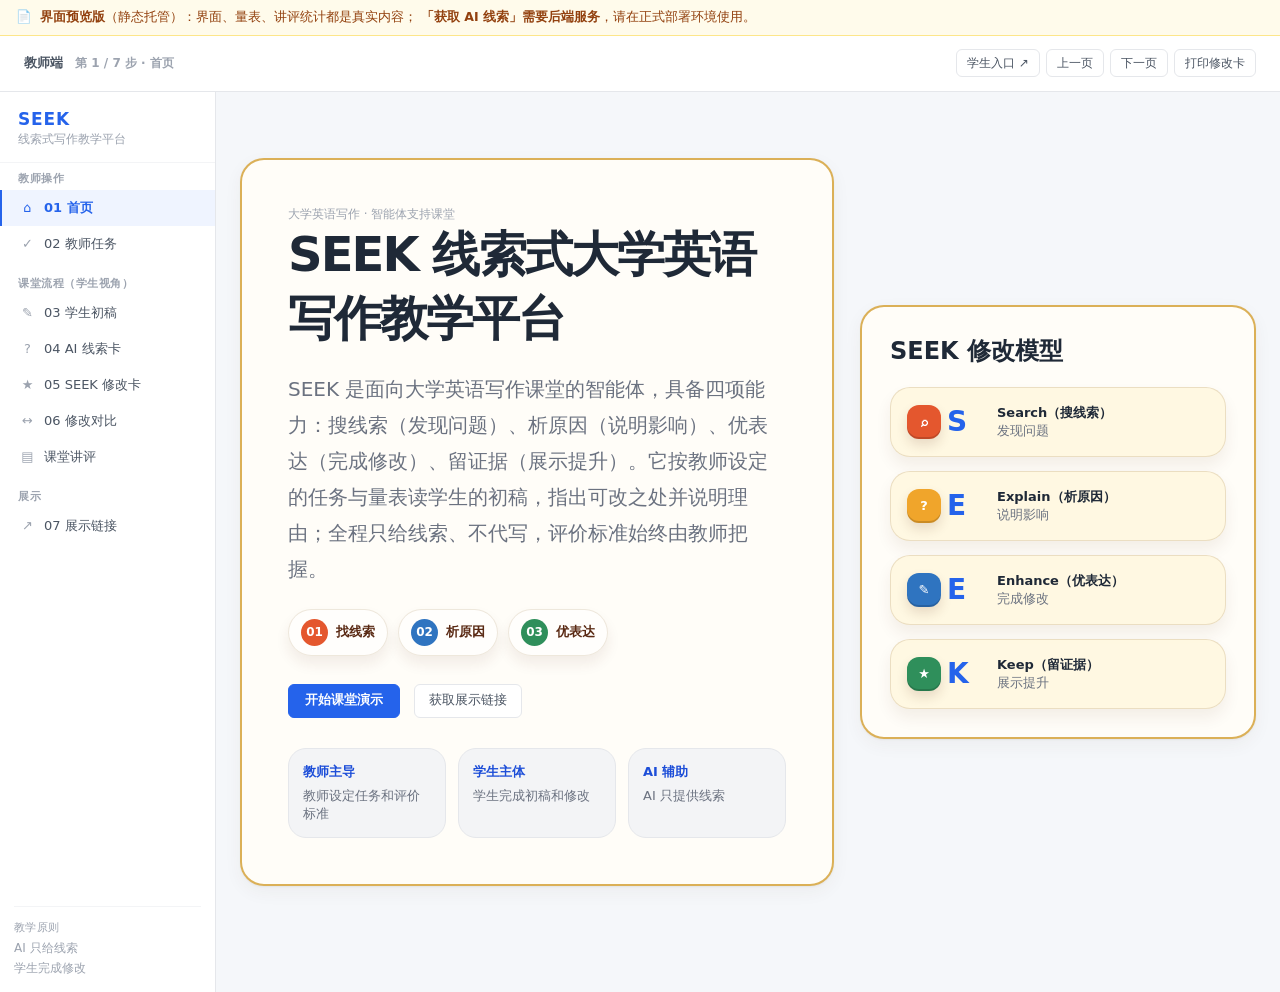
<file: index.html>
<!DOCTYPE html>
<html lang="zh-CN">
<head>
  <meta charset="UTF-8" />
  <meta name="viewport" content="width=device-width, initial-scale=1.0" />
  <title>SEEK 教师端 · 线索式写作教学平台</title>
  <link rel="stylesheet" href="styles.css?v=20261122b" />
  <!-- 方案 D 定稿主题：品牌蓝 + 216px 侧栏 + 紧凑表单 + sticky footer。
       单独一个文件，方便回退：删掉这一行就回到旧视觉。 -->
  <link rel="stylesheet" href="theme-d.css?v=20261122b" />
</head>
<body data-view="teacher">
  <div class="demo-toolbar" aria-label="课堂演示操作">
    <div>
      <strong>教师端</strong>
      <span id="stepIndicator">Step 1 / 7 · 首页</span>
    </div>
    <div class="toolbar-actions">
      <a class="ghost-btn role-switch" href="student.html" target="_blank"
         rel="noopener">学生入口 ↗</a>
      <button id="prevStep" class="ghost-btn">上一页</button>
      <button id="nextStep" class="ghost-btn">下一页</button>
      <button id="printCard" class="print-btn">打印修改卡</button>
    </div>
  </div>

  <div class="app-shell">
    <aside class="sidebar">
      <div class="brand">
        <div>
          <h1>SEEK</h1>
          <p>线索式写作教学平台</p>
        </div>
      </div>
      <nav class="nav-list" aria-label="页面导航">
        <div class="nav-group-label">教师操作</div>
        <button class="nav-item active" data-target="home"><span class="nav-icon">⌂</span>01 首页</button>
        <button class="nav-item" data-target="teacher"><span class="nav-icon">✓</span>02 教师任务</button>
        <div class="nav-group-label">课堂流程（学生视角）</div>
        <button class="nav-item" data-target="draft"><span class="nav-icon">✎</span>03 学生初稿</button>
        <button class="nav-item" data-target="clues"><span class="nav-icon">?</span>04 AI 线索卡</button>
        <button class="nav-item" data-target="seek-card"><span class="nav-icon">★</span>05 SEEK 修改卡</button>
        <button class="nav-item" data-target="review"><span class="nav-icon">↔</span>06 修改对比</button>
        <!-- 讲评视图是独立页面（/seek/review），不是单页内切换，所以用 <a> -->
        <a class="nav-item nav-external" href="review.html"><span class="nav-icon">▤</span>课堂讲评</a>
        <div class="nav-group-label">展示</div>
        <button class="nav-item" data-target="share"><span class="nav-icon">↗</span>07 展示链接</button>
      </nav>
      <!-- 侦探插画已隐藏（去装饰）。同时移除 <img>：
           否则即使 CSS 隐藏，浏览器仍会下载这张 2.6 MB 的图，手机上白等。 -->
      <div class="detective-figure" aria-hidden="true" hidden></div>
      <div class="tool-stickers" aria-hidden="true">
        <span>⌕</span><span>✎</span><span>?</span><span>★</span>
      </div>
      <div class="sidebar-note">
        <span>教学原则</span>
        <strong>AI 只给线索<br />学生完成修改</strong>
      </div>
    </aside>

    <main class="main-content">
      <section id="home" class="page active-page hero-page has-character pose-home" data-title="首页">
        <div class="hero-grid">
          <div class="hero-copy">
            <p class="eyebrow">大学英语写作 · 智能体支持课堂</p>
            <h2>SEEK 线索式大学英语写作教学平台</h2>
            <p class="hero-text">SEEK 是面向大学英语写作课堂的智能体，具备四项能力：搜线索（发现问题）、析原因（说明影响）、优表达（完成修改）、留证据（展示提升）。它按教师设定的任务与量表读学生的初稿，指出可改之处并说明理由；全程只给线索、不代写，评价标准始终由教师把握。</p>
            <div class="mission-tags" aria-label="课堂任务标签">
              <span><i>01</i> 找线索</span>
              <span><i>02</i> 析原因</span>
              <span><i>03</i> 优表达</span>
            </div>
            <div class="hero-actions">
              <button class="primary-btn" data-target="teacher">开始课堂演示</button>
              <button class="secondary-btn" data-target="share">获取展示链接</button>
            </div>
            <div class="value-row">
              <div><b>教师主导</b><span>教师设定任务和评价标准</span></div>
              <div><b>学生主体</b><span>学生完成初稿和修改</span></div>
              <div><b>AI 辅助</b><span>AI 只提供线索</span></div>
            </div>
          </div>
          <div class="model-card">
            <h3>SEEK 修改模型</h3>
            <div class="seek-steps">
              <div><i>⌕</i><b>S</b><span>Search（搜线索）</span><em>发现问题</em></div>
              <div><i>?</i><b>E</b><span>Explain（析原因）</span><em>说明影响</em></div>
              <div><i>✎</i><b>E</b><span>Enhance（优表达）</span><em>完成修改</em></div>
              <div><i>★</i><b>K</b><span>Keep（留证据）</span><em>展示提升</em></div>
            </div>
          </div>
        </div>
      </section>

      <section id="teacher" class="page has-character pose-teacher" data-title="教师任务">
        <div class="page-header">
          <div>
            <p class="eyebrow">教师工作台</p>
            <h2>创建本次写作任务</h2>
          </div>
          <span class="badge">教师主导 · 任务可控</span>
        </div>
        <div class="lesson-flow">
          <div class="flow-item active"><b>✓</b><span>设任务</span></div>
          <div class="flow-item"><b>✎</b><span>写初稿</span></div>
          <div class="flow-item"><b>?</b><span>取线索</span></div>
          <div class="flow-item"><b>↻</b><span>修改</span></div>
          <div class="flow-item"><b>★</b><span>复核</span></div>
        </div>
        <div class="panel-grid two-cols">
          <article class="panel">
            <h3>写作任务</h3>
            <div class="frow">
              <label for="taskFramework">文体</label>
              <select id="taskFramework">
                <option value="wave" selected>人物传记 · WAVE</option>
                <option value="pace">因果关系说明文 · PACE</option>
                <option value="pact">议论文 · PACT</option>
              </select>
            </div>
            <div class="frow">
              <label for="taskTopic">写作话题</label>
              <!-- 话题由脚本按文体填充（老师提供的 15 题，每文体 5 题）；以下为人物传记的初始项与原有示例 -->
              <select id="taskTopic">
                <option>01 The Life of a Teacher I Admire（一位我敬佩的教师的人生）</option>
                <option>02 My Grandmother's Life Story（我的祖母的人生故事）</option>
                <option>03 A Doctor's Life of Service（一位医生奉献的人生）</option>
              </select>
            </div>
            <div class="frow">
              <label for="taskStudents">授课对象</label>
              <select id="taskStudents">
                <option>一年级非英语专业</option>
                <option>二年级非英语专业</option>
              </select>
            </div>
            <div class="frow">
              <label for="taskGenre">写作类型</label>
              <select id="taskGenre">
                <option>段落写作</option>
                <option>篇章写作</option>
              </select>
            </div>
            <div class="frow">
              <label for="taskWords">字数要求</label>
              <select id="taskWords">
                <option>50–80 词</option>
                <option selected>80–120 词</option>
                <option>120–180 词</option>
              </select>
            </div>
            <div class="frow">
              <label for="taskMode">反馈模式</label>
              <select id="taskMode">
                <option>线索式反馈，不直接代写</option>
              </select>
            </div>
          </article>
          <article class="panel rubric-panel">
            <h3>Rubric 评分维度</h3>
            <p class="rubric-framework" id="rubricFramework">WAVE · 人物传记</p>
            <p class="rubric-note" id="rubricNote" hidden></p>
            <div class="rubric-list wave-rubric" id="rubricList">
              <div><strong>W</strong><span>Who 人称与视角</span><b>25</b></div>
              <div><strong>A</strong><span>Actions 动作表达</span><b>25</b></div>
              <div><strong>V</strong><span>Values 价值立意</span><b>25</b></div>
              <div><strong>E</strong><span>Echo 个人与社会影响</span><b>25</b></div>
            </div>
            <div class="rubric-total"><span>总分</span><b id="rubricTotal">100</b></div>
          </article>
        </div>
      
        <!-- 主按钮从 rubric 面板里移出来：原来塞在面板底部，面板边界会把按钮切掉。
             现在放在页面级 sticky footer，永远完整可见。 -->
        <div class="sticky-footer">
          <div class="stat" id="taskSummary">
            <span>文体 <b id="sumFramework">WAVE</b></span>
            <span>字数 <b id="sumWords">80–120 词</b></span>
            <span>对象 <b id="sumStudents">一年级非英语专业</b></span>
            <span>维度 <b id="sumDims">4</b> · 总分 <b id="sumTotal">100</b></span>
          </div>
          <div class="acts">
            <button class="secondary-btn" id="printCardFooter">打印修改卡</button>
            <button class="primary-btn" data-target="draft">发布任务并进入学生端</button>
          </div>
        </div>
      </section>

      <section id="draft" class="page has-character pose-draft" data-title="学生初稿">
        <div class="page-header">
          <div>
            <p class="eyebrow">学生工作台</p>
            <h2>学生初稿输入</h2>
          </div>
          <span class="badge">学生主体 · 先写后评</span>
        </div>
        <div class="panel-grid two-cols wide-left">
          <article class="panel">
            <h3>写作要求</h3>
            <ul class="check-list" id="writingRequirements">
              <li>Introduce who the person is.</li>
              <li>Describe one specific event.</li>
              <li>Show one clear quality.</li>
              <li>Explain what you learned.</li>
            </ul>
            <div class="mini-note">课堂提示：先完成自己的初稿，再请求 AI 给线索。</div>
          </article>
          <article class="panel writing-panel">
            <h3>我的初稿</h3>
            <textarea id="draftText">The person who inspires me most is my high school English teacher, Ms. Lin. She was always patient and responsible. She often encouraged us when we felt nervous before exams. I still remember that she stayed in the classroom after school to help some students with their English. She also told us that learning English was not only for tests, but also for seeing a bigger world. Because of her, I became more confident in English learning. I think she is a good teacher and I respect her very much.</textarea>
            <button class="primary-btn" id="fetchCluesBtn" data-target="clues">获取 AI 线索</button>
          </article>
        </div>
      </section>

      <section id="clues" class="page has-character pose-clues" data-title="AI 线索卡">
        <div class="page-header">
          <div>
            <p class="eyebrow">AI 线索卡</p>
            <h2>AI 只给线索，不直接代写</h2>
          </div>
          <span class="badge warning">不代写全文</span>
        </div>
        <div class="ai-policy">
          <span>智能体规则</span>
          <strong>不要直接重写段落，只给基于线索的反馈。</strong>
        </div>
        <!-- 线索卡由 script.js 调 POST /seek/clues 实时渲染。
             这里原来是 4 张写死的示例卡（“AI 是空壳”的根源），现在留空容器。 -->
        <div class="score-summary" id="scoreSummary" hidden></div>
        <div class="clue-status" id="clueStatus" role="status" aria-live="polite"></div>
        <div class="clue-grid" id="clueGrid">
          <p class="clue-placeholder">点「获取 AI 线索」，AI 会读第 4 步里的那份初稿，针对它给出线索。</p>
        </div>
        <div class="clue-actions">
          <button class="ghost-btn" id="refetchCluesBtn" type="button">重新生成线索</button>
        </div>
        <div class="bottom-action"><button class="primary-btn" data-target="seek-card">填写 SEEK 修改证据卡</button></div>
      </section>

      <section id="seek-card" class="page has-character pose-seek" data-title="SEEK 修改卡">
        <div class="page-header">
          <div>
            <p class="eyebrow">SEEK 修改证据</p>
            <h2>两分钟修改证据卡</h2>
          </div>
          <span class="badge">网页填写 · 纸质手卡同步</span>
        </div>
        <div id="printableCard" class="seek-form-card printable-card">
          <div class="card-title"><h3>SEEK 两分钟修改证据卡</h3><p id="cardTopicText">话题：写一位激励过你的人</p></div>
          <div class="seek-row">
            <div class="seek-label">S<br /><span>Search</span></div>
            <div>
              <label>我发现的问题是（从第 4 步 AI 给的线索里选一条）：</label>
              <div class="clue-picker" id="cluePicker">
                <p class="clue-picker-hint">还没有线索。先回到第 4 步点「获取 AI 线索」，再回来选一条。</p>
              </div>
              <p class="clue-selected-text" id="clueSelectedText" hidden></p>
            </div>
          </div>
          <div id="clueFollowup" hidden>
            <div class="seek-row"><div class="seek-label">E<br /><span>Explain</span></div><div><label>这个问题会让文章：</label><div class="chips" id="chipsExplain"><button class="chip" type="button">不具体</button><button class="chip" type="button">不清楚</button><button class="chip" type="button">不感人</button><button class="chip" type="button">不连贯</button></div></div></div>
            <div class="seek-row"><div class="seek-label">E<br /><span>Enhance</span></div><div><label>我准备：</label><div class="chips" id="chipsEnhance"><button class="chip" type="button">加具体事件</button><button class="chip" type="button">换词语</button><button class="chip" type="button">补品质</button><button class="chip" type="button">写启发</button></div></div></div>
            <div class="seek-row"><div class="seek-label">K<br /><span>Keep</span></div><div><label>修改后，文章变得：</label><div class="chips" id="chipsKeep"><button class="chip" type="button">更具体</button><button class="chip" type="button">更清楚</button><button class="chip" type="button">更自然</button><button class="chip" type="button">更有感染力</button></div></div></div>
          </div>
          <div class="revised-block">
            <label for="revisedDraft">我的修改稿：</label>
            <textarea id="revisedDraft" placeholder="把改好的整段写在这里，与第 3 步的「我的初稿」对应。"></textarea>
          </div>
        </div>
        <div class="bottom-action"><button class="secondary-btn" id="printCardInline">打印这张手卡</button><button class="primary-btn" data-target="review">查看修改前后对比</button></div>
      </section>

      <section id="review" class="page has-character pose-review" data-title="修改对比">
        <div class="page-header">
          <div>
            <p class="eyebrow">修改前后对比</p>
            <h2>修改前后对比与课堂展示</h2>
          </div>
          <span class="badge success">有据可循的修改</span>
        </div>
        <div class="compare-grid">
          <article class="panel draft-card"><h3>修改前 <span class="rev-score" id="scoreBefore" hidden></span></h3><p id="beforeRevision"></p></article>
          <article class="panel revised-card"><h3>修改后 <span class="rev-score" id="scoreAfter" hidden></span></h3><p id="afterRevision"></p></article>
        </div>
        <div class="evidence-strip"><div><span>修改动作</span><b id="stripAction">（先在修改卡里选择）</b></div><div><span>理由</span><b id="stripReason">（先在修改卡里选择）</b></div><div><span>效果</span><b id="stripEffect">（先在修改卡里选择）</b></div></div>
        <div class="bottom-action"><button class="secondary-btn" data-target="draft">返回修改初稿</button><button class="primary-btn" id="finishBtn" type="button">直接提交，结束</button><span class="bottom-hint">改完可以回到第 3 步重修润色，也可以直接提交结束</span></div>
        <p class="finish-notice" id="finishNotice" hidden></p>
      </section>

      <section id="share" class="page has-character pose-share" data-title="展示链接">
        <div class="page-header">
          <div>
            <p class="eyebrow">展示与分享</p>
            <h2>公网展示链接与课堂备用方案</h2>
          </div>
          <span class="badge success">可分享</span>
        </div>
        <div class="panel-grid two-cols">
          <article class="panel">
            <h3>网页版体验地址</h3>
            <div class="entry-card">
              <h4>教师 / 评委演示入口</h4>
              <p>用于完整展示课堂流程、教师任务、学生端、AI 线索、SEEK 修改卡和展示备用方案。</p>
              <div class="link-box" id="publicLink">https://dark-077.github.io/seek-writing-agent-studio/</div>
            </div>
            <div class="entry-card">
              <h4>学生扫码入口</h4>
              <p>用于课堂学生扫描二维码，只保留写作任务、初稿、AI 线索和 SEEK 修改卡。</p>
              <div class="link-box">https://dark-077.github.io/seek-writing-agent-studio/student.html</div>
            </div>
            <button class="primary-btn" id="copyLink">复制教师演示链接</button>
            <p class="muted-text">对外展示请使用 github.io 链接；学生课堂二维码建议使用 student.html 入口，不要发送 GitHub 仓库代码链接。</p>
          </article>
          <article class="panel qr-panel">
            <h3>学生二维码占位区</h3>
            <div class="qr-mock" aria-label="学生二维码占位"><i></i><i></i><i></i><i></i><i></i><i></i><i></i><i></i><i></i></div>
            <p class="muted-text">正式提交前可将学生入口链接生成二维码，放入课件或打印材料，学生扫码后不会看到完整教师演示界面。</p>
          </article>
        </div>
        <div class="backup-plan">
          <h3>现场备用方案</h3>
          <div><b>Plan A</b><span>公网链接在线演示</span></div>
          <div><b>Plan B</b><span>本地 index.html 离线打开</span></div>
          <div><b>Plan C</b><span>截图或演示视频备用</span></div>
        </div>
        <!-- 课堂记录：学生每评一次自动存一条（作文 + 分数）。
             按使用者要求，不存任何身份信息，所以这里也不需要"学生名单"之类的东西。 -->
        <div class="backup-plan">
          <h3>本次课堂记录</h3>
          <div><b>概览</b><span id="recordsSummary">点右侧「刷新记录概览」查看已收作文数</span></div>
          <div><b>导出</b><span>导出为 CSV，Excel 直接打开</span></div>
          <div><b>说明</b><span>只存作文与分数，不存任何使用者信息</span></div>
          <div class="bottom-action">
            <button class="secondary-btn" type="button" id="recordsRefresh">刷新记录概览</button>
            <a class="primary-btn" id="recordsExport" href="#" download>导出课堂记录（CSV）</a>
          </div>
        </div>
      </section>
    </main>
  </div>
  <script src="script.js?v=20261114b"></script>

<!-- ════════════════════════════════════════════════════════════
     静态预览版补丁（GitHub Pages 专用）
     这个站点只托管静态文件，没有后端，所以：
       · 顶部加一条说明，让老师知道这是预览版
       · 拦截「获取 AI 线索」按钮，给出明确提示而不是让它报错
     界面、量表、讲评统计都是真实内容，只有 AI 调用和数据库需要后端。
     ════════════════════════════════════════════════════════════ -->
<style>
  #seekPreviewBar {
    position: relative;
    z-index: 40;
    display: flex;
    align-items: center;
    gap: 8px;
    padding: 8px 16px;
    background: #FFFBEB;
    border-bottom: 1px solid #FDE68A;
    color: #92400E;
    font-size: 12.5px;
    line-height: 1.5;
  }
  #seekPreviewBar b { font-weight: 700; }
  #seekPreviewBar a { color: #B45309; }
  #seekToast {
    position: fixed;
    left: 50%;
    bottom: 96px;
    transform: translateX(-50%);
    z-index: 999;
    max-width: min(520px, 90vw);
    padding: 12px 18px;
    border-radius: 8px;
    background: rgba(31, 41, 55, .95);
    color: #fff;
    font-size: 13px;
    line-height: 1.6;
    box-shadow: 0 10px 30px rgba(0, 0, 0, .2);
    opacity: 0;
    pointer-events: none;
    transition: opacity .2s;
  }
  #seekToast.show { opacity: 1; }
</style>
<div id="seekPreviewBar">
  <span>📄</span>
  <span><b>界面预览版</b>（静态托管）：界面、量表、讲评统计都是真实内容；
        <b>「获取 AI 线索」需要后端服务</b>，请在正式部署环境使用。</span>
</div>
<div id="seekToast"></div>
<script>
(function () {
  'use strict';
  var bar = document.getElementById('seekPreviewBar');
  // 把提示条插到 body 最前面
  if (bar && document.body.firstChild !== bar) {
    document.body.insertBefore(bar, document.body.firstChild);
  }

  var toastEl = document.getElementById('seekToast');
  var timer = null;
  function toast(msg) {
    if (!toastEl) return;
    toastEl.textContent = msg;
    toastEl.classList.add('show');
    clearTimeout(timer);
    timer = setTimeout(function () { toastEl.classList.remove('show'); }, 4200);
  }

  // 捕获阶段拦截「获取 AI 线索」，阻止它发出去再报错
  document.addEventListener('click', function (ev) {
    var target = ev.target;
    if (!target || !target.closest) return;
    var btn = target.closest('#fetchCluesBtn');
    if (!btn) return;
    ev.preventDefault();
    ev.stopImmediatePropagation();
    toast('界面预览版：AI 线索功能需要后端服务，请在正式部署环境使用。'
          + '界面、量表、讲评统计都是真实内容，可以先看效果。');
  }, true);
})();
</script>

</body>
</html>
</file>
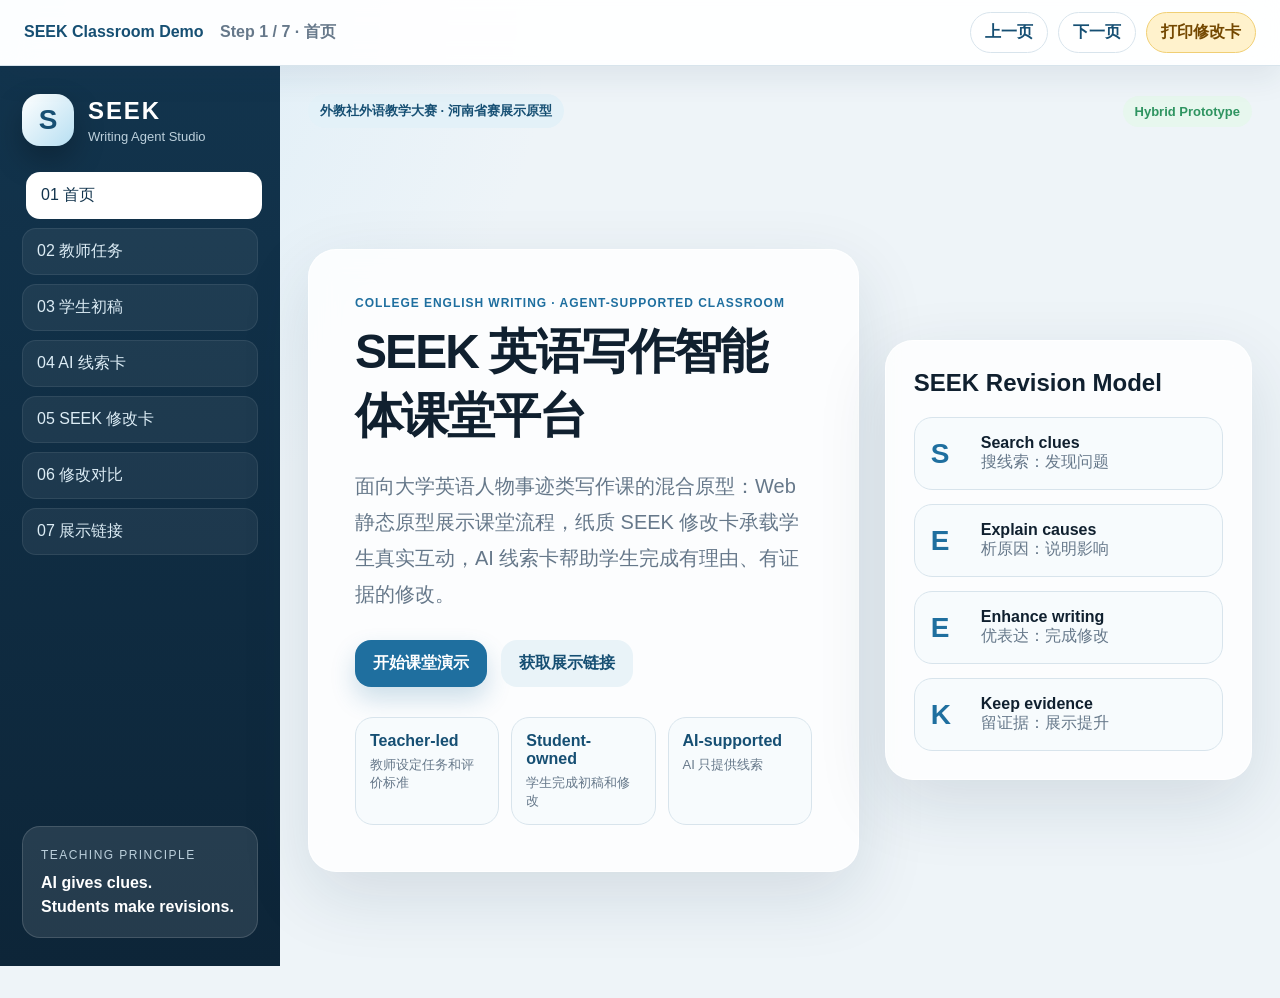
<file: original.html>
<!DOCTYPE html>
<html lang="zh-CN">
<head>
  <meta charset="UTF-8" />
  <meta name="viewport" content="width=device-width, initial-scale=1.0" />
  <title>SEEK Writing Agent Studio</title>
  <link rel="stylesheet" href="original-styles.css" />
</head>
<body>
  <div class="demo-toolbar" aria-label="Classroom demo controls">
    <div>
      <strong>SEEK Classroom Demo</strong>
      <span id="stepIndicator">Step 1 / 7 · 首页</span>
    </div>
    <div class="toolbar-actions">
      <button id="prevStep" class="ghost-btn">上一页</button>
      <button id="nextStep" class="ghost-btn">下一页</button>
      <button id="printCard" class="print-btn">打印修改卡</button>
    </div>
  </div>

  <div class="app-shell">
    <aside class="sidebar">
      <div class="brand">
        <div class="brand-mark">S</div>
        <div>
          <h1>SEEK</h1>
          <p>Writing Agent Studio</p>
        </div>
      </div>
      <nav class="nav-list" aria-label="Prototype sections">
        <button class="nav-item active" data-target="home">01 首页</button>
        <button class="nav-item" data-target="teacher">02 教师任务</button>
        <button class="nav-item" data-target="draft">03 学生初稿</button>
        <button class="nav-item" data-target="clues">04 AI 线索卡</button>
        <button class="nav-item" data-target="seek-card">05 SEEK 修改卡</button>
        <button class="nav-item" data-target="review">06 修改对比</button>
        <button class="nav-item" data-target="share">07 展示链接</button>
      </nav>
      <div class="sidebar-note">
        <span>Teaching Principle</span>
        <strong>AI gives clues.<br />Students make revisions.</strong>
      </div>
    </aside>

    <main class="main-content">
      <section id="home" class="page active-page hero-page" data-title="首页">
        <div class="topbar">
          <span class="badge">外教社外语教学大赛 · 河南省赛展示原型</span>
          <span class="status-dot">Hybrid Prototype</span>
        </div>
        <div class="hero-grid">
          <div class="hero-copy">
            <p class="eyebrow">College English Writing · Agent-supported Classroom</p>
            <h2>SEEK 英语写作智能体课堂平台</h2>
            <p class="hero-text">面向大学英语人物事迹类写作课的混合原型：Web 静态原型展示课堂流程，纸质 SEEK 修改卡承载学生真实互动，AI 线索卡帮助学生完成有理由、有证据的修改。</p>
            <div class="hero-actions">
              <button class="primary-btn" data-target="teacher">开始课堂演示</button>
              <button class="secondary-btn" data-target="share">获取展示链接</button>
            </div>
            <div class="value-row">
              <div><b>Teacher-led</b><span>教师设定任务和评价标准</span></div>
              <div><b>Student-owned</b><span>学生完成初稿和修改</span></div>
              <div><b>AI-supported</b><span>AI 只提供线索</span></div>
            </div>
          </div>
          <div class="model-card">
            <h3>SEEK Revision Model</h3>
            <div class="seek-steps">
              <div><b>S</b><span>Search clues</span><em>搜线索：发现问题</em></div>
              <div><b>E</b><span>Explain causes</span><em>析原因：说明影响</em></div>
              <div><b>E</b><span>Enhance writing</span><em>优表达：完成修改</em></div>
              <div><b>K</b><span>Keep evidence</span><em>留证据：展示提升</em></div>
            </div>
          </div>
        </div>
      </section>

      <section id="teacher" class="page" data-title="教师任务">
        <div class="page-header">
          <div>
            <p class="eyebrow">Teacher Dashboard</p>
            <h2>创建人物事迹类写作任务</h2>
          </div>
          <span class="badge">教师主导 · 任务可控</span>
        </div>
        <div class="lesson-flow">
          <div class="flow-item active"><b>1</b><span>Set Task</span></div>
          <div class="flow-item"><b>2</b><span>Write Draft</span></div>
          <div class="flow-item"><b>3</b><span>Get Clues</span></div>
          <div class="flow-item"><b>4</b><span>Revise</span></div>
          <div class="flow-item"><b>5</b><span>Review</span></div>
        </div>
        <div class="panel-grid two-cols">
          <article class="panel">
            <h3>Writing Task</h3>
            <label>Writing Topic</label>
            <input value="Write about a person who inspires you." />
            <label>Target Students</label>
            <input value="First-year non-English majors" />
            <label>Word Requirement</label>
            <input value="80–120 words / one complete paragraph" />
            <label>AI Feedback Mode</label>
            <input value="Clue-based feedback; no direct rewriting" />
          </article>
          <article class="panel">
            <h3>Rubric Dimensions</h3>
            <div class="rubric-list">
              <div><span>Person</span><b>20</b><small>人物清楚</small></div>
              <div><span>Event</span><b>25</b><small>事件具体</small></div>
              <div><span>Quality</span><b>20</b><small>品质明确</small></div>
              <div><span>Lesson</span><b>20</b><small>启发自然</small></div>
              <div><span>Language</span><b>15</b><small>语言准确</small></div>
            </div>
            <button class="primary-btn wide" data-target="draft">发布任务并进入学生端</button>
          </article>
        </div>
      </section>

      <section id="draft" class="page" data-title="学生初稿">
        <div class="page-header">
          <div>
            <p class="eyebrow">Student Workspace</p>
            <h2>学生初稿输入</h2>
          </div>
          <span class="badge">学生主体 · 先写后评</span>
        </div>
        <div class="panel-grid two-cols wide-left">
          <article class="panel">
            <h3>Writing Requirements</h3>
            <ul class="check-list">
              <li>Introduce who the person is.</li>
              <li>Describe one specific event.</li>
              <li>Show one clear quality.</li>
              <li>Explain what you learned.</li>
            </ul>
            <div class="mini-note">课堂提示：先完成自己的初稿，再请求 AI 给线索。</div>
            <div class="teacher-tip"><b>Teacher Cue</b><span>Ask students: What is still general in this draft?</span></div>
          </article>
          <article class="panel writing-panel">
            <h3>My First Draft</h3>
            <textarea id="draftText">The person who inspires me most is my high school English teacher, Ms. Lin. She was always patient and responsible. She often encouraged us when we felt nervous before exams. I still remember that she stayed in the classroom after school to help some students with their English. She also told us that learning English was not only for tests, but also for seeing a bigger world. Because of her, I became more confident in English learning. I think she is a good teacher and I respect her very much.</textarea>
            <button class="primary-btn" data-target="clues">Get AI Clues</button>
          </article>
        </div>
      </section>

      <section id="clues" class="page" data-title="AI 线索卡">
        <div class="page-header">
          <div>
            <p class="eyebrow">AI Clue Cards</p>
            <h2>AI 只给线索，不直接代写</h2>
          </div>
          <span class="badge warning">No full rewriting</span>
        </div>
        <div class="ai-policy">
          <span>Agent Rule</span>
          <strong>Do not rewrite the paragraph directly. Give clue-based feedback only.</strong>
        </div>
        <div class="clue-grid">
          <article class="clue-card selected"><span>Person Clue</span><h3>人物背景还可以更有意义</h3><p>The person is clear, but her background can be more meaningful.</p><strong>Question: What made her different from other teachers?</strong></article>
          <article class="clue-card selected"><span>Event Clue</span><h3>事件仍然比较笼统</h3><p>The event is mentioned, but it is still general.</p><strong>Question: What exactly happened after school?</strong></article>
          <article class="clue-card"><span>Quality Clue</span><h3>品质需要通过行动体现</h3><p>You used patient and responsible, but the event should show these qualities more strongly.</p><strong>Question: Which action shows them?</strong></article>
          <article class="clue-card"><span>Lesson Clue</span><h3>结尾启发可以更深入</h3><p>The ending tells your feeling, but the lesson can be deeper.</p><strong>Question: How did she change your attitude?</strong></article>
          <article class="clue-card"><span>Language Clue</span><h3>表达准确但略普通</h3><p>Some expressions are correct but common.</p><strong>Question: Can you replace “good teacher” with a more specific expression?</strong></article>
        </div>
        <div class="bottom-action"><button class="primary-btn" data-target="seek-card">填写 SEEK 修改证据卡</button></div>
      </section>

      <section id="seek-card" class="page" data-title="SEEK 修改卡">
        <div class="page-header">
          <div>
            <p class="eyebrow">SEEK Revision Evidence</p>
            <h2>两分钟修改证据卡</h2>
          </div>
          <span class="badge">网页填写 · 纸质手卡同步</span>
        </div>
        <div id="printableCard" class="seek-form-card printable-card">
          <div class="card-title"><h3>SEEK 两分钟修改证据卡</h3><p>Topic: Write about a person who inspires you.</p></div>
          <div class="seek-row"><div class="seek-label">S<br /><span>Search</span></div><div><label>我发现的问题是：</label><input value="The event is not specific enough." /></div></div>
          <div class="seek-row"><div class="seek-label">E<br /><span>Explain</span></div><div><label>这个问题会让文章：</label><div class="chips"><button class="chip active">不具体</button><button class="chip">不清楚</button><button class="chip">不感人</button><button class="chip">不连贯</button></div></div></div>
          <div class="seek-row"><div class="seek-label">E<br /><span>Enhance</span></div><div><label>我准备：</label><div class="chips"><button class="chip active">加具体事件</button><button class="chip">换词语</button><button class="chip active">补品质</button><button class="chip">写启发</button></div></div></div>
          <div class="seek-row"><div class="seek-label">K<br /><span>Keep</span></div><div><label>修改后，文章变得：</label><div class="chips"><button class="chip active">更具体</button><button class="chip active">更清楚</button><button class="chip">更自然</button><button class="chip">更有感染力</button></div></div></div>
          <div class="speaking-frame">I added __________________ because __________________.</div>
        </div>
        <div class="bottom-action"><button class="secondary-btn" id="printCardInline">打印这张手卡</button><button class="primary-btn" data-target="review">查看修改前后对比</button></div>
      </section>

      <section id="review" class="page" data-title="修改对比">
        <div class="page-header">
          <div>
            <p class="eyebrow">Before & After Review</p>
            <h2>修改前后对比与课堂展示</h2>
          </div>
          <span class="badge success">Evidence-based revision</span>
        </div>
        <div class="compare-grid">
          <article class="panel draft-card"><h3>Before Revision</h3><p>The person who inspires me most is my high school English teacher, Ms. Lin. She was always patient and responsible. She often encouraged us when we felt nervous before exams. I still remember that she stayed in the classroom after school to help some students with their English. She also told us that learning English was not only for tests, but also for seeing a bigger world. Because of her, I became more confident in English learning. I think she is a good teacher and I respect her very much.</p></article>
          <article class="panel revised-card"><h3>After Revision</h3><p>The person who has influenced me most is my high school English teacher, Ms. Lin. At that time, I was afraid of speaking English in public because I often worried about making mistakes. One evening before the final exam, she noticed that several of us were still confused about the speaking task. Instead of simply giving us answers, she stayed in the classroom for nearly an hour, listened to each student patiently, and helped us improve our expressions sentence by sentence. From her, I learned that a responsible teacher does not just teach a subject; she helps students discover confidence in themselves.</p></article>
        </div>
        <div class="evidence-strip"><div><span>Revision Action</span><b>Added a specific event</b></div><div><span>Reason</span><b>It shows responsibility more clearly</b></div><div><span>Effect</span><b>More specific and convincing</b></div></div>
        <div class="speaking-card"><strong>Student Speaking Frame</strong><p>I added a specific event because it can show Ms. Lin’s responsibility more clearly.</p></div>
      </section>

      <section id="share" class="page" data-title="展示链接">
        <div class="page-header">
          <div>
            <p class="eyebrow">Contest Sharing Page</p>
            <h2>公网展示链接与课堂备用方案</h2>
          </div>
          <span class="badge success">Ready to Share</span>
        </div>
        <div class="panel-grid two-cols">
          <article class="panel">
            <h3>Web 原型体验地址</h3>
            <div class="link-box" id="publicLink">https://dark-077.github.io/seek-writing-agent-studio/</div>
            <button class="primary-btn" id="copyLink">复制链接</button>
            <p class="muted-text">发给评委、老师或同学时，请使用这个 github.io 链接。不要发送 GitHub 仓库代码链接。</p>
          </article>
          <article class="panel qr-panel">
            <h3>二维码占位区</h3>
            <div class="qr-mock" aria-label="QR code placeholder"><i></i><i></i><i></i><i></i><i></i><i></i><i></i><i></i><i></i></div>
            <p class="muted-text">正式提交前可将公网链接生成二维码，放入课件或打印材料。</p>
          </article>
        </div>
        <div class="backup-plan">
          <h3>现场备用方案</h3>
          <div><b>Plan A</b><span>公网链接在线演示</span></div>
          <div><b>Plan B</b><span>本地 index.html 离线打开</span></div>
          <div><b>Plan C</b><span>截图或演示视频备用</span></div>
        </div>
      </section>
    </main>
  </div>
  <script src="original-script.js"></script>
</body>
</html>
</file>
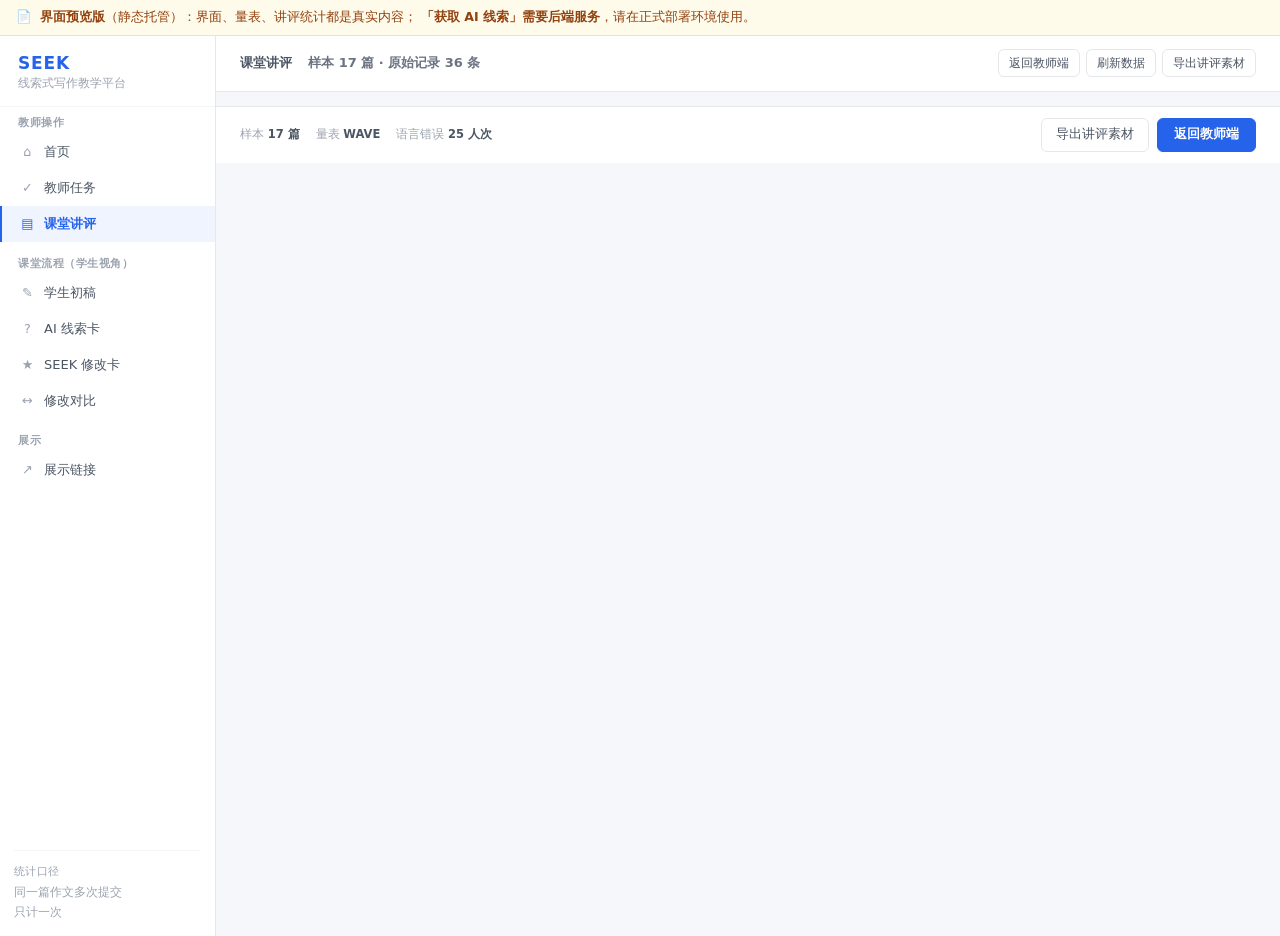
<file: review.html>
<!DOCTYPE html>
<html lang="zh-CN">
<head>
  <meta charset="UTF-8" />
  <meta name="viewport" content="width=device-width, initial-scale=1.0" />
  <title>课堂讲评 · SEEK 教师端</title>
  <link rel="stylesheet" href="styles.css?v=20261122b" />
  <link rel="stylesheet" href="theme-d.css?v=20261122b" />
  <style>
    /* 讲评页专属布局（视觉沿用 theme-d.css 的色板与卡片规范） */

    .rv-kpis {
      display: grid;
      grid-template-columns: repeat(4, minmax(0, 1fr));
      gap: 12px;
      margin-bottom: 14px;
    }
    .rv-kpi {
      background: #fff;
      border: 1px solid var(--line);
      border-radius: 8px;
      padding: 12px 14px;
    }
    .rv-kpi .lab { font-size: 11.5px; color: #9CA3AF; }
    .rv-kpi .val {
      margin-top: 2px;
      font-size: 22px;
      font-weight: 700;
      font-variant-numeric: tabular-nums;
      color: #1F2937;
    }
    .rv-kpi .val small {
      font-size: 12px;
      font-weight: 500;
      color: #9CA3AF;
      margin-left: 2px;
    }

    /* 错误排行条 */
    .rv-erow {
      display: grid;
      grid-template-columns: 104px minmax(0, 1fr) 62px;
      align-items: center;
      gap: 10px;
      padding: 8px 0;
      border-bottom: 1px solid #F3F4F6;
    }
    .rv-erow:last-child { border-bottom: 0; }
    .rv-ename { font-size: 12.5px; color: #1F2937; }
    .rv-ebar {
      height: 6px;
      border-radius: 3px;
      background: #F3F4F6;
      overflow: hidden;
    }
    .rv-ebar i {
      display: block;
      height: 100%;
      border-radius: 3px;
      background: #B45309;
      opacity: .75;
    }
    .rv-ecnt {
      text-align: right;
      font-size: 13px;
      font-weight: 700;
      font-variant-numeric: tabular-nums;
      color: #4B5563;
    }
    .rv-ecnt small { font-weight: 500; font-size: 10.5px; color: #9CA3AF; }

    /* 四维行 */
    .rv-drow {
      display: grid;
      grid-template-columns: 18px minmax(0, 1fr) 64px 40px;
      align-items: center;
      gap: 9px;
      padding: 9px 0;
      border-bottom: 1px solid #F3F4F6;
    }
    .rv-drow:last-child { border-bottom: 0; }
    .rv-dk { font-weight: 800; font-size: 12px; color: var(--primary); }
    .rv-dnm { font-size: 12.5px; color: #1F2937; }
    .rv-dnm em {
      font-style: normal;
      color: #9CA3AF;
      font-size: 11px;
      margin-left: 5px;
    }
    .rv-dbar {
      height: 6px;
      border-radius: 3px;
      background: #F3F4F6;
      overflow: hidden;
    }
    .rv-dbar i {
      display: block;
      height: 100%;
      border-radius: 3px;
      background: var(--primary);
      opacity: .7;
    }
    .rv-dval {
      text-align: right;
      font-size: 13px;
      font-weight: 700;
      font-variant-numeric: tabular-nums;
      color: #4B5563;
    }
    .rv-drow.weak .rv-dk { color: #B45309; }
    .rv-drow.weak .rv-dbar i { background: #B45309; }
    .rv-drow.weak .rv-dval { color: #B45309; }

    .rv-insight {
      margin-top: 12px;
      padding: 9px 12px;
      border-radius: 6px;
      background: #FFFBEB;
      border: 1px solid #FDE68A;
      font-size: 12px;
      line-height: 1.6;
      color: #92400E;
    }

    /* 例句列表 */
    .rv-sents { margin: 0; padding: 0; list-style: none; }
    .rv-sents li {
      padding: 9px 0;
      border-bottom: 1px solid #F3F4F6;
      font-size: 12.5px;
      line-height: 1.65;
    }
    .rv-sents li:last-child { border-bottom: 0; }
    .rv-tag {
      display: inline-block;
      margin-right: 6px;
      padding: 1px 6px;
      border-radius: 4px;
      background: #FFFBEB;
      color: #B45309;
      font-size: 10.5px;
      font-weight: 600;
      white-space: nowrap;
    }
    .rv-tag.ok { background: #ECFDF5; color: #059669; }

    /* 分数分布 */
    .rv-brow {
      display: flex;
      align-items: center;
      gap: 8px;
      padding: 6px 0;
      font-size: 12.5px;
      border-bottom: 1px solid #F3F4F6;
    }
    .rv-brow:last-child { border-bottom: 0; }
    .rv-brow span { flex: 1; color: #4B5563; }
    .rv-brow b { font-variant-numeric: tabular-nums; color: #1F2937; }
    .rv-brow small { color: #9CA3AF; font-size: 10.5px; }

    /* 加载 / 空 / 错 */
    .rv-state {
      padding: 40px 20px;
      text-align: center;
      color: #9CA3AF;
      font-size: 13px;
      line-height: 1.8;
    }
    .rv-state.error { color: #B45309; }
    .rv-loading {
      display: inline-block;
      width: 14px;
      height: 14px;
      margin-right: 6px;
      border: 2px solid #E5E7EB;
      border-top-color: var(--primary);
      border-radius: 50%;
      vertical-align: -2px;
      animation: rv-spin .8s linear infinite;
    }
    @keyframes rv-spin { to { transform: rotate(360deg); } }

    .rv-note {
      margin-top: 4px;
      font-size: 11.5px;
      color: #9CA3AF;
      line-height: 1.7;
    }

    @media (max-width: 900px) {
      .rv-kpis { grid-template-columns: repeat(2, minmax(0, 1fr)); }
    }
  </style>
</head>
<body>

<div class="app-shell">
  <aside class="sidebar">
    <div class="brand">
      <div>
        <h1>SEEK</h1>
        <p>线索式写作教学平台</p>
      </div>
    </div>
    <nav class="nav-list" aria-label="页面导航">
      <div class="nav-group-label">教师操作</div>
      <a class="nav-item" href="index.html"><span class="nav-icon">⌂</span>首页</a>
      <a class="nav-item" href="index.html"><span class="nav-icon">✓</span>教师任务</a>
      <a class="nav-item active" href="review.html"><span class="nav-icon">▤</span>课堂讲评</a>
      <div class="nav-group-label">课堂流程（学生视角）</div>
      <a class="nav-item" href="index.html"><span class="nav-icon">✎</span>学生初稿</a>
      <a class="nav-item" href="index.html"><span class="nav-icon">?</span>AI 线索卡</a>
      <a class="nav-item" href="index.html"><span class="nav-icon">★</span>SEEK 修改卡</a>
      <a class="nav-item" href="index.html"><span class="nav-icon">↔</span>修改对比</a>
      <div class="nav-group-label">展示</div>
      <a class="nav-item" href="index.html"><span class="nav-icon">↗</span>展示链接</a>
    </nav>
    <div class="sidebar-note">
      <span>统计口径</span>
      <strong>同一篇作文多次提交<br />只计一次</strong>
    </div>
  </aside>

  <main class="main-content">
    <div class="demo-toolbar">
      <div>
        <strong>课堂讲评</strong>
        <span id="rvStamp">读取中…</span>
      </div>
      <div class="toolbar-actions">
        <a class="ghost-btn role-switch" href="index.html">返回教师端</a>
        <button class="ghost-btn" id="rvRefresh">刷新数据</button>
        <button class="print-btn" id="rvExport">导出讲评素材</button>
      </div>
    </div>

    <section class="page">
      <div class="page-header">
        <div>
          <p class="eyebrow">教师工作台</p>
          <h2 id="rvTitle">课堂讲评</h2>
        </div>
        <span class="badge" id="rvSample">—</span>
      </div>

      <div id="rvBody">
        <div class="rv-state"><span class="rv-loading"></span>正在聚合课堂数据…</div>
      </div>
    </section>

    <div class="sticky-footer">
      <div class="stat" id="rvFooterStat">
        <span>样本 <b id="fsSample">—</b></span>
        <span>量表 <b id="fsFramework">—</b></span>
        <span>语言错误 <b id="fsErrors">—</b></span>
      </div>
      <div class="acts">
        <button class="secondary-btn" id="rvExport2">导出讲评素材</button>
        <a class="primary-btn" href="index.html" style="text-decoration:none">返回教师端</a>
      </div>
    </div>
  </main>
</div>

<script>
/* ── 课堂讲评页 ────────────────────────────────────────────────
   数据来自 review-summary.json —— 由正式环境按真实课堂记录聚合后导出的快照。
    统计口径：按作文去重、跳过 <10 词的极短作文。
    本页面是静态托管（GitHub Pages），没有后端，所以读快照而不是实时查询。
   统计口径由后端保证：按作文去重、跳过 <10 词的极短作文。
   ──────────────────────────────────────────────────────────── */

const API = 'review-summary.json';   // 静态预览版：读预先烤好的数据快照
// 静态版没有导出接口，导出文本在前端拼

const $ = (id) => document.getElementById(id);

function esc(s) {
  return String(s == null ? '' : s)
    .replace(/&/g, '&amp;').replace(/</g, '&lt;').replace(/>/g, '&gt;')
    .replace(/"/g, '&quot;');
}

function state(text, kind) {
  return '<div class="rv-state' + (kind === 'error' ? ' error' : '') + '">' + text + '</div>';
}

function render(d) {
  if (!d || d.ok === false) {
    $('rvBody').innerHTML = state('读取失败：' + esc((d && d.error) || '未知错误'), 'error');
    return;
  }
  if (d.empty) {
    $('rvBody').innerHTML = state(
      '还没有可讲评的数据。<br />先让学生在「学生初稿」页提交作文并获取线索，这里就会自动聚合。');
    $('rvSample').textContent = '暂无样本';
    return;
  }

  LAST_SUMMARY = d;
  const s = d.sample || {};
  const sc = d.score || {};
  const dims = d.dimensions || [];
  const errs = d.errorTypes || [];
  const bad = d.badSentences || [];
  const good = d.goodSentences || [];
  const bands = sc.bands || {};

  $('rvTitle').textContent = '课堂讲评 · ' + (d.framework || '') + ' ' + (d.rubricId || '');
  $('rvSample').textContent = (s.uniqueEssays || 0) + ' 篇（去重后）';
  $('fsSample').textContent = (s.uniqueEssays || 0) + ' 篇';
  $('fsFramework').textContent = d.framework || '—';
  $('fsErrors').textContent = (d.languageErrorTotal || 0) + ' 人次';

  const maxErr = errs.length ? Math.max(...errs.map(e => e.count)) : 1;
  const maxDim = dims.length ? Math.max(...dims.map(x => x.avg)) : 1;

  const errRows = errs.length
    ? errs.map(e => `
        <div class="rv-erow">
          <span class="rv-ename">${esc(e.name)}</span>
          <span class="rv-ebar"><i style="width:${Math.round(e.count / maxErr * 100)}%"></i></span>
          <span class="rv-ecnt">${e.count} <small>人次</small></span>
        </div>`).join('')
    : '<div class="rv-note">本批作文未检出语言错误线索。</div>';

  const dimRows = dims.length
    ? dims.map(x => `
        <div class="rv-drow${x.key === d.weakestDimension ? ' weak' : ''}">
          <span class="rv-dk">${esc(x.key)}</span>
          <span class="rv-dnm">${esc(x.nameZh)}<em>${esc(x.name)}</em></span>
          <span class="rv-dbar"><i style="width:${Math.round((x.avg / (x.max || 25)) * 100)}%"></i></span>
          <span class="rv-dval">${x.avg}</span>
        </div>`).join('')
    : '<div class="rv-note">暂无四维分数。</div>';

  const weak = dims.find(x => x.key === d.weakestDimension);
  const insight = weak
    ? '<div class="rv-insight">本班最弱维度：<b>' + esc(weak.nameZh) + '（' + esc(weak.name) + '）</b>，平均 '
      + weak.avg + ' 分。讲评时可优先展开这一维。</div>'
    : '';

  const badRows = bad.length
    ? bad.map(b => '<li><span class="rv-tag">' + esc(b.type) + '</span>' + esc(b.snippet) + '</li>').join('')
    : '<li class="rv-note">本批没有可用的病句原句。</li>';

  const goodRows = good.length
    ? good.map(g => '<li><span class="rv-tag ok">' + Math.round(g.score) + ' 分</span>' + esc(g.snippet) + '</li>').join('')
    : '<li class="rv-note">本批暂无 70 分以上作文，未抽取好句。</li>';

  const bandNames = {
    excellent: '优秀 80+', good: '良好 60–79',
    pass: '及格 40–59', low: '待提高 <40',
  };
  const bandRows = Object.keys(bandNames).map(k => `
    <div class="rv-brow">
      <span>${bandNames[k]}</span>
      <b>${bands[k] || 0}</b><small>篇</small>
    </div>`).join('');

  $('rvBody').innerHTML = `
    <div class="rv-kpis">
      <div class="rv-kpi"><div class="lab">平均分</div>
        <div class="val">${sc.avg == null ? '—' : sc.avg}</div></div>
      <div class="rv-kpi"><div class="lab">最高 / 最低</div>
        <div class="val">${sc.max == null ? '—' : Math.round(sc.max)}
          <small>/ ${sc.min == null ? '—' : sc.min}</small></div></div>
      <div class="rv-kpi"><div class="lab">语言错误合计</div>
        <div class="val">${d.languageErrorTotal || 0} <small>人次</small></div></div>
      <div class="rv-kpi"><div class="lab">内容线索合计</div>
        <div class="val">${Object.values(d.contentCluesByDim || {}).reduce((a, b) => a + b, 0)} <small>条</small></div></div>
    </div>

    <div class="panel-grid two-cols">
      <article class="panel">
        <h3>全班共性错误 Top 5</h3>
        <div style="padding:6px 16px 16px">${errRows}</div>
      </article>
      <article class="panel">
        <h3>四维平均分布</h3>
        <div style="padding:6px 16px 16px">${dimRows}${insight}</div>
      </article>
    </div>

    <div class="panel-grid two-cols" style="margin-top:14px">
      <article class="panel">
        <h3>典型病句</h3>
        <div style="padding:2px 16px 12px">
          <ul class="rv-sents">${badRows}</ul>
          <p class="rv-note">取自学生原文，未含任何身份信息。</p>
        </div>
      </article>
      <article class="panel">
        <h3>典型好句</h3>
        <div style="padding:2px 16px 12px">
          <ul class="rv-sents">${goodRows}</ul>
          <p class="rv-note">系统按句长与完整度从高分段作文抽取，供老师参考选用。</p>
        </div>
      </article>
    </div>

    <article class="panel" style="margin-top:14px">
      <h3>分数分布</h3>
      <div style="padding:6px 16px 14px">${bandRows}</div>
    </article>
  `;

  $('rvStamp').textContent = '样本 ' + (s.uniqueEssays || 0) + ' 篇 · 原始记录 '
    + (s.records || 0) + ' 条';
}

async function load() {
  $('rvBody').innerHTML = '<div class="rv-state"><span class="rv-loading"></span>正在聚合课堂数据…</div>';
  try {
    const r = await fetch(API, { headers: { Accept: 'application/json' } });
    if (!r.ok) throw new Error('HTTP ' + r.status);
    render(await r.json());
  } catch (e) {
    $('rvBody').innerHTML = state('读取失败：' + esc(e.message)
      + '<br />请确认 SEEK 服务在运行。', 'error');
    $('rvStamp').textContent = '读取失败';
  }
}

let LAST_SUMMARY = null;

/** 静态版：直接用页面上的数据在前端拼出导出文本（没有后端接口）。 */
function buildExportText(d) {
  if (!d || !d.ok || d.empty) return 'SEEK 课堂讲评素材\n\n（暂无可用数据）\n';
  const L = [];
  const names = { excellent: '优秀 80+', good: '良好 60–79', pass: '及格 40–59', low: '待提高 <40' };
  L.push('SEEK 课堂讲评素材');
  L.push('='.repeat(46));
  L.push('量表：' + (d.framework || '') + ' / ' + (d.rubricId || ''));
  L.push('样本：' + d.sample.uniqueEssays + ' 篇（去重后；原始记录 ' + d.sample.records + ' 条）');
  L.push('');
  L.push('一、全班共性错误 Top 5');
  L.push('-'.repeat(46));
  (d.errorTypes || []).forEach(e => L.push('  ' + e.name + '：' + e.count + ' 人次'));
  L.push('');
  L.push('二、四维平均分布（满分 25/维）');
  L.push('-'.repeat(46));
  (d.dimensions || []).forEach(x => {
    L.push('  ' + x.key + ' ' + x.nameZh + '（' + x.name + '）：' + x.avg
      + (x.key === d.weakestDimension ? '  ← 本班最弱' : ''));
  });
  L.push('');
  L.push('三、典型病句（可直接用于讲评）');
  L.push('-'.repeat(46));
  (d.badSentences || []).forEach(b => L.push('  [' + b.type + '] ' + b.snippet));
  L.push('');
  L.push('四、典型好句（表扬用）');
  L.push('-'.repeat(46));
  if ((d.goodSentences || []).length) {
    d.goodSentences.forEach(g => L.push('  [' + Math.round(g.score) + ' 分] ' + g.snippet));
  } else {
    L.push('  （本批暂无 70 分以上作文，未抽取好句）');
  }
  L.push('');
  L.push('五、分数分布');
  L.push('-'.repeat(46));
  Object.keys(names).forEach(k => L.push('  ' + names[k] + '：' + ((d.score.bands || {})[k] || 0) + ' 篇'));
  L.push('  平均分：' + d.score.avg);
  L.push('');
  L.push('-'.repeat(46));
  L.push('说明：');
  L.push('  · 统计按作文去重，同一篇多次提交只计一次。');
  L.push('  · 典型好句为系统按句长与完整度启发式抽取，供参考，非权威判定。');
  L.push('  · 本文件不含任何学生身份信息。');
  return L.join('\n');
}

function exportTxt() {
  const txt = buildExportText(LAST_SUMMARY);
  const blob = new Blob([txt], { type: 'text/plain;charset=utf-8' });
  const a = document.createElement('a');
  a.href = URL.createObjectURL(blob);
  a.download = 'SEEK课堂讲评素材.txt';
  document.body.appendChild(a);
  a.click();
  document.body.removeChild(a);
  setTimeout(() => URL.revokeObjectURL(a.href), 2000);
}

$('rvRefresh').addEventListener('click', load);
$('rvExport').addEventListener('click', exportTxt);
$('rvExport2').addEventListener('click', exportTxt);
load();
</script>
<!-- ════════════════════════════════════════════════════════════
     静态预览版补丁（GitHub Pages 专用）
     这个站点只托管静态文件，没有后端，所以：
       · 顶部加一条说明，让老师知道这是预览版
       · 拦截「获取 AI 线索」按钮，给出明确提示而不是让它报错
     界面、量表、讲评统计都是真实内容，只有 AI 调用和数据库需要后端。
     ════════════════════════════════════════════════════════════ -->
<style>
  #seekPreviewBar {
    position: relative;
    z-index: 40;
    display: flex;
    align-items: center;
    gap: 8px;
    padding: 8px 16px;
    background: #FFFBEB;
    border-bottom: 1px solid #FDE68A;
    color: #92400E;
    font-size: 12.5px;
    line-height: 1.5;
  }
  #seekPreviewBar b { font-weight: 700; }
  #seekPreviewBar a { color: #B45309; }
  #seekToast {
    position: fixed;
    left: 50%;
    bottom: 96px;
    transform: translateX(-50%);
    z-index: 999;
    max-width: min(520px, 90vw);
    padding: 12px 18px;
    border-radius: 8px;
    background: rgba(31, 41, 55, .95);
    color: #fff;
    font-size: 13px;
    line-height: 1.6;
    box-shadow: 0 10px 30px rgba(0, 0, 0, .2);
    opacity: 0;
    pointer-events: none;
    transition: opacity .2s;
  }
  #seekToast.show { opacity: 1; }
</style>
<div id="seekPreviewBar">
  <span>📄</span>
  <span><b>界面预览版</b>（静态托管）：界面、量表、讲评统计都是真实内容；
        <b>「获取 AI 线索」需要后端服务</b>，请在正式部署环境使用。</span>
</div>
<div id="seekToast"></div>
<script>
(function () {
  'use strict';
  var bar = document.getElementById('seekPreviewBar');
  // 把提示条插到 body 最前面
  if (bar && document.body.firstChild !== bar) {
    document.body.insertBefore(bar, document.body.firstChild);
  }

  var toastEl = document.getElementById('seekToast');
  var timer = null;
  function toast(msg) {
    if (!toastEl) return;
    toastEl.textContent = msg;
    toastEl.classList.add('show');
    clearTimeout(timer);
    timer = setTimeout(function () { toastEl.classList.remove('show'); }, 4200);
  }

  // 捕获阶段拦截「获取 AI 线索」，阻止它发出去再报错
  document.addEventListener('click', function (ev) {
    var target = ev.target;
    if (!target || !target.closest) return;
    var btn = target.closest('#fetchCluesBtn');
    if (!btn) return;
    ev.preventDefault();
    ev.stopImmediatePropagation();
    toast('界面预览版：AI 线索功能需要后端服务，请在正式部署环境使用。'
          + '界面、量表、讲评统计都是真实内容，可以先看效果。');
  }, true);
})();
</script>

</body>
</html>
</file>
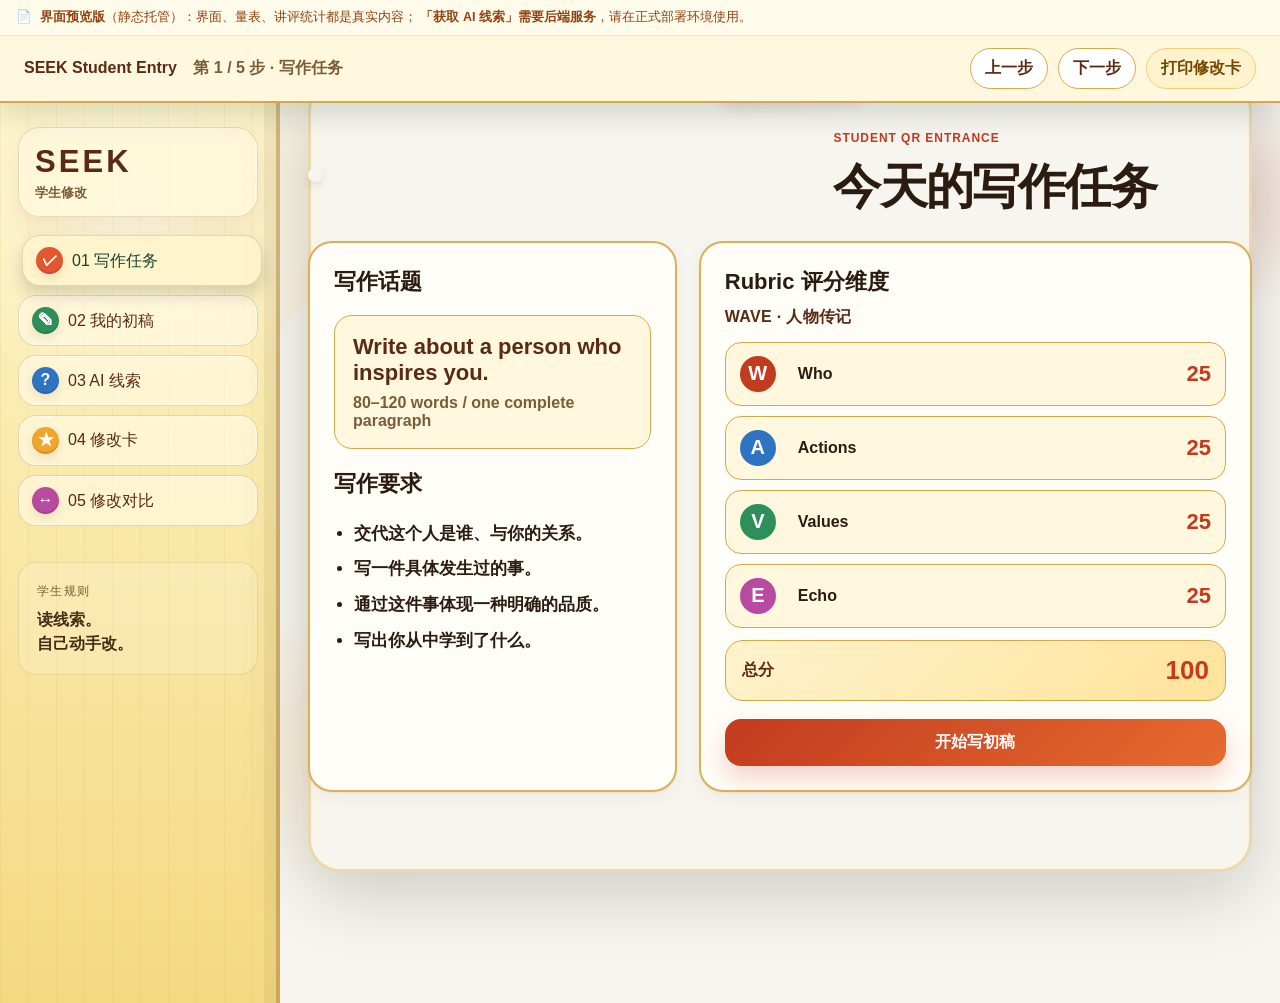
<file: student.html>
<!DOCTYPE html>
<html lang="zh-CN">
<head>
  <meta charset="UTF-8" />
  <meta name="viewport" content="width=device-width, initial-scale=1.0" />
  <title>SEEK 学生修改卡</title>
  <link rel="stylesheet" href="styles.css?v=20261121b" />
</head>
<body data-view="student">
  <div class="demo-toolbar student-toolbar" aria-label="学生课堂操作">
    <div>
      <strong>SEEK Student Entry</strong>
      <span id="stepIndicator">Step 1 / 5 · 写作任务</span>
    </div>
    <div class="toolbar-actions">
      <button id="prevStep" class="ghost-btn">上一步</button>
      <button id="nextStep" class="ghost-btn">下一步</button>
      <button id="printCard" class="print-btn">打印修改卡</button>
    </div>
  </div>

  <div class="app-shell student-shell">
    <aside class="sidebar student-sidebar">
      <div class="brand">
        <div>
          <h1>SEEK</h1>
          <p>学生修改</p>
        </div>
      </div>
      <nav class="nav-list" aria-label="学生页面导航">
        <button class="nav-item active" data-target="student-task"><span class="nav-icon">✓</span>01 写作任务</button>
        <button class="nav-item" data-target="student-draft"><span class="nav-icon">✎</span>02 我的初稿</button>
        <button class="nav-item" data-target="student-clues"><span class="nav-icon">?</span>03 AI 线索</button>
        <button class="nav-item" data-target="student-card"><span class="nav-icon">★</span>04 修改卡</button>
        <button class="nav-item" data-target="student-review"><span class="nav-icon">↔</span>05 修改对比</button>
      </nav>
      <!-- 侦探插画已隐藏（去装饰）。同时移除 <img>：
           否则即使 CSS 隐藏，浏览器仍会下载这张 2.6 MB 的图，手机上白等。 -->
      <div class="detective-figure" aria-hidden="true" hidden></div>
      <div class="tool-stickers" aria-hidden="true">
        <span>⌕</span><span>✎</span><span>?</span><span>★</span>
      </div>
      <div class="sidebar-note">
        <span>学生规则</span>
        <strong>读线索。<br />自己动手改。</strong>
      </div>
    </aside>

    <main class="main-content">
      <section id="student-task" class="page active-page has-character pose-teacher" data-title="写作任务">
        <div class="page-header">
          <div>
            <p class="eyebrow">Student QR Entrance</p>
            <h2>今天的写作任务</h2>
          </div>
        </div>
        <div class="panel-grid two-cols wide-left">
          <article class="panel writing-panel">
            <h3>写作话题</h3>
            <div class="student-task-card">
              <strong id="taskTopicText">Write about a person who inspires you.</strong>
              <span>80–120 words / one complete paragraph</span>
            </div>
            <h3>写作要求</h3>
            <ul class="check-list" id="writingRequirements">
              <li>Introduce who the person is.</li>
              <li>Describe one specific event.</li>
              <li>Show one clear quality.</li>
              <li>Explain what you learned.</li>
            </ul>
          </article>
          <article class="panel rubric-panel">
            <h3>Rubric 评分维度</h3>
            <!-- 学生端没有文体下拉框，量表由链接上的 ?rubric= 决定（默认人物传记 WAVE）；
                 维度由 script.js 按量表填充，不写死 W/A/V/E。 -->
            <p class="rubric-framework" id="rubricFramework">WAVE · 人物传记</p>
            <div class="rubric-list wave-rubric" id="rubricList">
              <div><strong>W</strong><span>Who 人称与视角</span><b>25</b></div>
              <div><strong>A</strong><span>Actions 动作表达</span><b>25</b></div>
              <div><strong>V</strong><span>Values 价值立意</span><b>25</b></div>
              <div><strong>E</strong><span>Echo 个人与社会影响</span><b>25</b></div>
            </div>
            <div class="rubric-total"><span>总分</span><b id="rubricTotal">100</b></div>
            <button class="primary-btn wide" data-target="student-draft">开始写初稿</button>
          </article>
        </div>
      </section>

      <section id="student-draft" class="page has-character pose-draft" data-title="我的初稿">
        <div class="page-header">
          <div>
            <p class="eyebrow">我的初稿</p>
            <h2>先写自己的初稿</h2>
          </div>
          <span class="badge">先写后评 · 不直接套答案</span>
        </div>
        <div class="panel-grid two-cols wide-left">
          <article class="panel">
            <h3>AI 给线索前</h3>
            <div class="mini-note">请先完成自己的段落，再查看 AI 给出的线索。AI 不会替你直接改写全文。</div>
          </article>
          <article class="panel writing-panel">
            <div class="draft-header">
              <h3>我的初稿</h3>
              <div class="word-counter"><b id="draftWordCount">0</b><span>词</span></div>
            </div>
            <textarea id="draftText" data-word-count="draftWordCount" placeholder="在这里写你的段落，尽量写到 80–120 词。"></textarea>
            <button class="primary-btn" id="fetchCluesBtn" data-target="student-clues">查看 AI 线索</button>
          </article>
        </div>
      </section>

      <section id="student-clues" class="page has-character pose-clues" data-title="AI 线索">
        <div class="page-header">
          <div>
            <p class="eyebrow">AI 线索卡</p>
            <h2>选择对你有帮助的线索</h2>
          </div>
          <span class="badge warning">只给线索</span>
        </div>
        <div class="ai-policy">
          <span>智能体规则</span>
          <strong>AI 只给线索，怎么改由你决定。</strong>
        </div>
        <!-- 线索卡由 script.js 调 POST /seek/clues 实时渲染。
             这里原来是 4 张写死的示例卡（“AI 是空壳”的根源），现在留空容器。 -->
        <div class="score-summary" id="scoreSummary" hidden></div>
        <div class="clue-status" id="clueStatus" role="status" aria-live="polite"></div>
        <div class="clue-grid student-clue-grid" id="clueGrid">
          <p class="clue-placeholder">写好你的初稿后，点上面的「查看 AI 线索」，AI 会真的读你这一段。</p>
        </div>
        <div class="clue-actions">
          <button class="ghost-btn" id="refetchCluesBtn" type="button">重新生成线索</button>
        </div>
        <div class="bottom-action"><button class="primary-btn" data-target="student-card">填写 SEEK 修改卡</button></div>
      </section>

      <section id="student-card" class="page has-character pose-seek" data-title="修改卡">
        <div class="page-header">
          <div>
            <p class="eyebrow">SEEK 修改证据</p>
            <h2>两分钟修改证据卡</h2>
          </div>
          <span class="badge success">写下修改理由</span>
        </div>
        <!-- 与教师端同一套结构：线索从第 3 步真的流进来，三个选择题按线索分别记录。
             原来这里是写死的假问题 + 预选按钮，已全部替换。 -->
        <div id="printableCard" class="seek-form-card printable-card">
          <div class="card-title"><h3>SEEK 两分钟修改证据卡</h3><p id="cardTopicText">话题：写一位激励过你的人</p></div>
          <div class="seek-row">
            <div class="seek-label">S<br /><span>Search</span></div>
            <div>
              <label>我发现的问题是（从上一步 AI 给的线索里选一条）：</label>
              <div class="clue-picker" id="cluePicker">
                <p class="clue-picker-hint">还没有线索。先点上一步的「查看 AI 线索」，再回来选一条。</p>
              </div>
              <p class="clue-selected-text" id="clueSelectedText" hidden></p>
            </div>
          </div>
          <div id="clueFollowup" hidden>
            <div class="seek-row"><div class="seek-label">E<br /><span>Explain</span></div><div><label>这个问题会让文章：</label><div class="chips" id="chipsExplain"><button class="chip" type="button">不具体</button><button class="chip" type="button">不清楚</button><button class="chip" type="button">不感人</button><button class="chip" type="button">不连贯</button></div></div></div>
            <div class="seek-row"><div class="seek-label">E<br /><span>Enhance</span></div><div><label>我准备：</label><div class="chips" id="chipsEnhance"><button class="chip" type="button">加具体事件</button><button class="chip" type="button">换词语</button><button class="chip" type="button">补品质</button><button class="chip" type="button">写启发</button></div></div></div>
            <div class="seek-row"><div class="seek-label">K<br /><span>Keep</span></div><div><label>修改后，文章变得：</label><div class="chips" id="chipsKeep"><button class="chip" type="button">更具体</button><button class="chip" type="button">更清楚</button><button class="chip" type="button">更自然</button><button class="chip" type="button">更有感染力</button></div></div></div>
          </div>
          <div class="revised-block">
            <label for="revisedDraft">Revised Draft（我的修改稿）：</label>
            <textarea id="revisedDraft" placeholder="把改好的整段写在这里，与初稿对应。"></textarea>
          </div>
        </div>
        <div class="bottom-action"><button class="secondary-btn" id="printCardInline">打印这张手卡</button><button class="primary-btn" data-target="student-review">查看修改对比</button></div>
      </section>

      <section id="student-review" class="page has-character pose-review" data-title="修改对比">
        <div class="page-header">
          <div>
            <p class="eyebrow">Before & After Review</p>
            <h2>我的修改前后对比</h2>
          </div>
          <span class="badge success">有据可循的修改</span>
        </div>
        <!-- 前后内容与分数都读真实输入，没有任何预置文字。 -->
        <div class="compare-grid">
          <article class="panel draft-card"><h3>修改前 <span class="rev-score" id="scoreBefore" hidden></span></h3><p id="beforeRevision"></p></article>
          <article class="panel revised-card"><h3>修改后 <span class="rev-score" id="scoreAfter" hidden></span></h3><p id="afterRevision"></p></article>
        </div>
        <div class="evidence-strip"><div><span>修改动作</span><b id="stripAction">（先在修改卡里选择）</b></div><div><span>理由</span><b id="stripReason">（先在修改卡里选择）</b></div><div><span>效果</span><b id="stripEffect">（先在修改卡里选择）</b></div></div>
        <div class="bottom-action"><button class="secondary-btn" data-target="student-draft">返回修改初稿</button><button class="primary-btn" id="finishBtn" type="button">直接提交，结束</button><span class="bottom-hint">改完可以回到第 2 步重修润色，也可以直接提交结束</span></div>
        <p class="finish-notice" id="finishNotice" hidden></p>
      </section>
    </main>
  </div>
  <script src="script.js?v=20261114b"></script>

<!-- ════════════════════════════════════════════════════════════
     静态预览版补丁（GitHub Pages 专用）
     这个站点只托管静态文件，没有后端，所以：
       · 顶部加一条说明，让老师知道这是预览版
       · 拦截「获取 AI 线索」按钮，给出明确提示而不是让它报错
     界面、量表、讲评统计都是真实内容，只有 AI 调用和数据库需要后端。
     ════════════════════════════════════════════════════════════ -->
<style>
  #seekPreviewBar {
    position: relative;
    z-index: 40;
    display: flex;
    align-items: center;
    gap: 8px;
    padding: 8px 16px;
    background: #FFFBEB;
    border-bottom: 1px solid #FDE68A;
    color: #92400E;
    font-size: 12.5px;
    line-height: 1.5;
  }
  #seekPreviewBar b { font-weight: 700; }
  #seekPreviewBar a { color: #B45309; }
  #seekToast {
    position: fixed;
    left: 50%;
    bottom: 96px;
    transform: translateX(-50%);
    z-index: 999;
    max-width: min(520px, 90vw);
    padding: 12px 18px;
    border-radius: 8px;
    background: rgba(31, 41, 55, .95);
    color: #fff;
    font-size: 13px;
    line-height: 1.6;
    box-shadow: 0 10px 30px rgba(0, 0, 0, .2);
    opacity: 0;
    pointer-events: none;
    transition: opacity .2s;
  }
  #seekToast.show { opacity: 1; }
</style>
<div id="seekPreviewBar">
  <span>📄</span>
  <span><b>界面预览版</b>（静态托管）：界面、量表、讲评统计都是真实内容；
        <b>「获取 AI 线索」需要后端服务</b>，请在正式部署环境使用。</span>
</div>
<div id="seekToast"></div>
<script>
(function () {
  'use strict';
  var bar = document.getElementById('seekPreviewBar');
  // 把提示条插到 body 最前面
  if (bar && document.body.firstChild !== bar) {
    document.body.insertBefore(bar, document.body.firstChild);
  }

  var toastEl = document.getElementById('seekToast');
  var timer = null;
  function toast(msg) {
    if (!toastEl) return;
    toastEl.textContent = msg;
    toastEl.classList.add('show');
    clearTimeout(timer);
    timer = setTimeout(function () { toastEl.classList.remove('show'); }, 4200);
  }

  // 捕获阶段拦截「获取 AI 线索」，阻止它发出去再报错
  document.addEventListener('click', function (ev) {
    var target = ev.target;
    if (!target || !target.closest) return;
    var btn = target.closest('#fetchCluesBtn');
    if (!btn) return;
    ev.preventDefault();
    ev.stopImmediatePropagation();
    toast('界面预览版：AI 线索功能需要后端服务，请在正式部署环境使用。'
          + '界面、量表、讲评统计都是真实内容，可以先看效果。');
  }, true);
})();
</script>

</body>
</html>
</file>
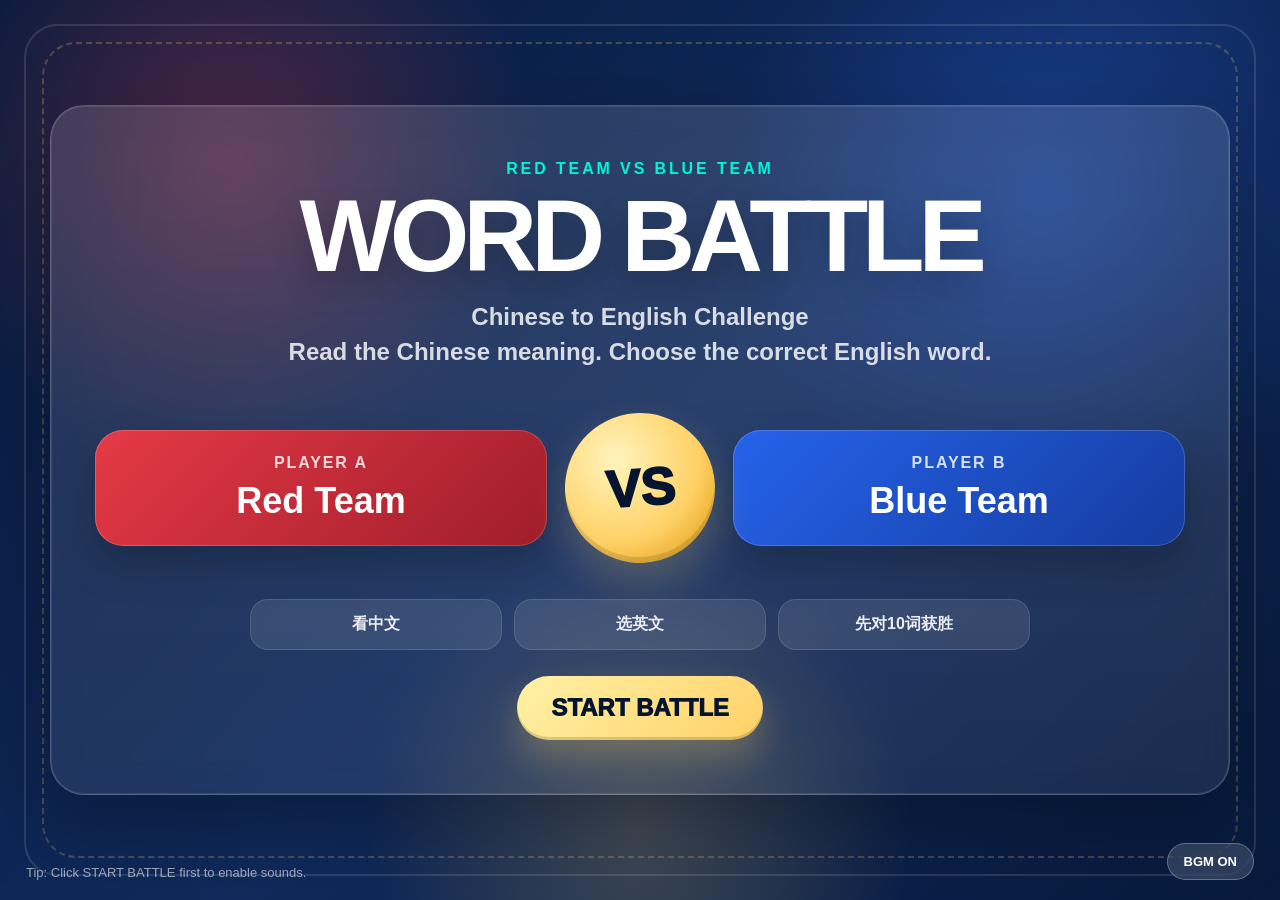
<file: word-battle.html>
<!DOCTYPE html>
<html lang="zh-CN">
<head>
  <meta charset="UTF-8" />
  <meta name="viewport" content="width=device-width, initial-scale=1.0" />
  <title>Word Battle · Clue Hunter Challenge</title>
  <style>
    :root {
      --navy: #071a3d;
      --navy-2: #102a5c;
      --red: #e63946;
      --red-dark: #9f1d2a;
      --blue: #2563eb;
      --blue-dark: #153c9f;
      --gold: #ffd166;
      --cyan: #00f5d4;
      --white: #ffffff;
      --soft: rgba(255, 255, 255, .12);
      font-family: Inter, "Segoe UI", "Microsoft YaHei", Arial, sans-serif;
    }

    * { box-sizing: border-box; }

    body {
      margin: 0;
      min-height: 100vh;
      color: var(--white);
      background:
        radial-gradient(circle at 18% 18%, rgba(230, 57, 70, .32), transparent 24%),
        radial-gradient(circle at 82% 22%, rgba(37, 99, 235, .36), transparent 26%),
        radial-gradient(circle at 50% 92%, rgba(255, 209, 102, .22), transparent 26%),
        linear-gradient(135deg, #071a3d 0%, #102a5c 52%, #071a3d 100%);
      overflow: hidden;
    }

    button { font: inherit; }

    .game {
      min-height: 100vh;
      padding: 34px;
      display: grid;
      place-items: center;
      position: relative;
    }

    .game::before,
    .game::after {
      content: "";
      position: absolute;
      inset: 24px;
      border: 2px solid rgba(255, 255, 255, .12);
      border-radius: 34px;
      pointer-events: none;
    }

    .game::after {
      inset: 42px;
      border-style: dashed;
      border-color: rgba(255, 209, 102, .24);
    }

    .screen {
      width: min(1180px, 94vw);
      min-height: 650px;
      display: none;
      position: relative;
      z-index: 1;
      border-radius: 34px;
      padding: 34px;
      background: linear-gradient(180deg, rgba(255,255,255,.13), rgba(255,255,255,.07));
      border: 1px solid rgba(255, 255, 255, .18);
      box-shadow: 0 30px 90px rgba(0,0,0,.32), inset 0 0 0 1px rgba(255,255,255,.1);
      backdrop-filter: blur(16px);
    }

    .screen.active { display: block; animation: pop .28s ease; }

    @keyframes pop {
      from { opacity: 0; transform: translateY(12px) scale(.98); }
      to { opacity: 1; transform: translateY(0) scale(1); }
    }

    .start-screen {
      text-align: center;
      padding: 54px 44px;
    }

    .kicker {
      color: var(--cyan);
      text-transform: uppercase;
      letter-spacing: .18em;
      font-weight: 900;
      margin: 0 0 12px;
    }

    h1 {
      margin: 0;
      font-size: clamp(54px, 8vw, 104px);
      line-height: .9;
      letter-spacing: -.06em;
      text-shadow: 0 16px 34px rgba(0,0,0,.24);
    }

    .subtitle {
      margin: 18px auto 0;
      max-width: 780px;
      color: rgba(255,255,255,.82);
      font-size: 24px;
      line-height: 1.45;
      font-weight: 700;
    }

    .versus {
      margin: 44px auto 36px;
      display: grid;
      grid-template-columns: 1fr 150px 1fr;
      align-items: center;
      gap: 18px;
    }

    .team-card {
      padding: 24px;
      border-radius: 28px;
      color: white;
      box-shadow: 0 20px 40px rgba(0,0,0,.22), inset 0 0 0 1px rgba(255,255,255,.18);
    }

    .team-card.red { background: linear-gradient(135deg, var(--red), var(--red-dark)); }
    .team-card.blue { background: linear-gradient(135deg, var(--blue), var(--blue-dark)); }
    .team-card span { display: block; opacity: .82; font-weight: 800; text-transform: uppercase; letter-spacing: .12em; }
    .team-card strong { display: block; margin-top: 8px; font-size: 36px; }

    .vs-badge {
      width: 150px;
      height: 150px;
      border-radius: 50%;
      display: grid;
      place-items: center;
      background: radial-gradient(circle at 35% 30%, #fff4bd, var(--gold) 58%, #d99100);
      color: #06152f;
      font-size: 52px;
      font-weight: 1000;
      box-shadow: 0 18px 40px rgba(255,209,102,.22), inset 0 -6px 0 rgba(0,0,0,.12);
      transform: rotate(-4deg);
    }

    .rules {
      width: min(780px, 100%);
      margin: 0 auto 26px;
      display: grid;
      grid-template-columns: repeat(3, 1fr);
      gap: 12px;
    }

    .rules div {
      padding: 14px;
      border-radius: 18px;
      background: rgba(255,255,255,.1);
      border: 1px solid rgba(255,255,255,.12);
      font-weight: 800;
      color: rgba(255,255,255,.9);
    }

    .start-btn, .next-btn, .reset-btn {
      border: 0;
      cursor: pointer;
      border-radius: 999px;
      padding: 18px 34px;
      font-size: 24px;
      font-weight: 1000;
      color: #06152f;
      background: linear-gradient(135deg, #fff1a8, var(--gold));
      box-shadow: 0 18px 34px rgba(255,209,102,.26), inset 0 -3px 0 rgba(0,0,0,.14);
      transition: .16s ease;
    }

    .start-btn:hover, .next-btn:hover, .reset-btn:hover { transform: translateY(-2px) scale(1.02); }

    .battle-top {
      display: grid;
      grid-template-columns: 1fr auto auto 1fr;
      align-items: center;
      gap: 18px;
      margin-bottom: 26px;
    }

    .score-card {
      border-radius: 24px;
      padding: 18px 22px;
      display: flex;
      align-items: center;
      justify-content: space-between;
      gap: 18px;
      border: 2px solid transparent;
      cursor: pointer;
      transition: .18s ease;
    }

    .score-card.red { background: linear-gradient(135deg, rgba(230,57,70,.82), rgba(159,29,42,.72)); }
    .score-card.blue { background: linear-gradient(135deg, rgba(37,99,235,.82), rgba(21,60,159,.72)); }
    .score-card.active { border-color: rgba(255,255,255,.86); box-shadow: 0 18px 38px rgba(0,0,0,.22); }
    .score-card span { font-weight: 900; letter-spacing: .08em; text-transform: uppercase; }
    .score-card b { font-size: 42px; }

    .round-pill {
      padding: 14px 24px;
      border-radius: 999px;
      background: rgba(255,255,255,.11);
      border: 1px solid rgba(255,255,255,.16);
      color: var(--gold);
      font-weight: 1000;
      text-align: center;
      min-width: 230px;
    }

    .timer-card {
      width: 118px;
      height: 118px;
      border-radius: 50%;
      display: grid;
      place-items: center;
      background: radial-gradient(circle at 35% 28%, #ffffff, #fff0a8 58%, var(--gold));
      color: #071a3d;
      box-shadow: 0 16px 34px rgba(255,209,102,.24), inset 0 -5px 0 rgba(0,0,0,.12);
      font-weight: 1000;
      text-align: center;
    }

    .timer-card b {
      display: block;
      font-size: 42px;
      line-height: 1;
    }

    .timer-card span {
      display: block;
      margin-top: 4px;
      font-size: 13px;
      letter-spacing: .08em;
      text-transform: uppercase;
    }

    .timer-card.danger {
      background: radial-gradient(circle at 35% 28%, #ffffff, #ffd7dc 58%, var(--red));
      color: var(--red-dark);
      animation: pulse .62s ease infinite alternate;
    }

    @keyframes pulse {
      from { transform: scale(1); }
      to { transform: scale(1.06); }
    }

    .turn-banner {
      margin: -6px auto 18px;
      width: fit-content;
      padding: 6px 22px;
      border-radius: 999px;
      background: rgba(255,255,255,.92);
      color: #071a3d;
      font-size: 20px;
      font-weight: 1000;
      box-shadow: 0 12px 26px rgba(0,0,0,.16);
    }

    .turn-banner.red { color: var(--red-dark); }
    .turn-banner.blue { color: var(--blue-dark); }

    .quiz-board {
      position: relative;
      padding: 24px;
      border-radius: 36px;
      background:
        linear-gradient(135deg, rgba(230,57,70,.18), transparent 28%),
        linear-gradient(225deg, rgba(37,99,235,.2), transparent 28%),
        linear-gradient(180deg, #18346f 0%, #0b1d48 100%);
      border: 5px solid rgba(255,255,255,.86);
      box-shadow: 0 28px 70px rgba(0,0,0,.32), inset 0 0 0 6px rgba(255,209,102,.2), inset 0 -18px 36px rgba(0,0,0,.18);
    }

    .quiz-board::before {
      content: "";
      position: absolute;
      inset: 12px;
      border-radius: 28px;
      border: 2px dashed rgba(255,209,102,.38);
      pointer-events: none;
    }

    .quiz-board::after {
      content: "WORD BATTLE";
      position: absolute;
      left: 50%;
      top: -18px;
      transform: translateX(-50%);
      padding: 8px 22px;
      border-radius: 999px;
      background: linear-gradient(135deg, #fff1a8, var(--gold));
      color: #071a3d;
      font-weight: 1000;
      letter-spacing: .1em;
      box-shadow: 0 10px 22px rgba(0,0,0,.18);
    }

    .question-card {
      position: relative;
      min-height: 156px;
      display: grid;
      place-items: center;
      text-align: center;
      border-radius: 28px;
      background: linear-gradient(180deg, #fffdf6 0%, #fff0bd 100%);
      color: #06152f;
      padding: 24px;
      border: 4px solid #ffd166;
      box-shadow: 0 18px 36px rgba(0,0,0,.24), inset 0 -5px 0 rgba(217,145,0,.22);
      margin-bottom: 22px;
      z-index: 1;
    }

    .question-card span {
      display: block;
      color: #546174;
      font-weight: 900;
      letter-spacing: .08em;
      text-transform: uppercase;
      margin-bottom: 6px;
    }

    .question-card h2 {
      margin: 0;
      font-size: clamp(34px, 5vw, 58px);
      line-height: 1.15;
    }

    .player-options {
      position: relative;
      z-index: 1;
      display: grid;
      grid-template-columns: 1fr 1fr;
      gap: 22px;
    }

    .player-panel {
      border-radius: 30px;
      padding: 18px;
      border: 3px solid rgba(255,255,255,.82);
      box-shadow: 0 18px 36px rgba(0,0,0,.26), inset 0 0 0 2px rgba(255,255,255,.14);
    }

    .player-panel.red {
      background: linear-gradient(180deg, #f04d58 0%, #b91f31 100%);
    }

    .player-panel.blue {
      background: linear-gradient(180deg, #3b82f6 0%, #1747b5 100%);
    }

    .player-panel h3 {
      margin: 0 0 14px;
      padding: 10px 12px;
      border-radius: 18px;
      color: white;
      font-size: 24px;
      letter-spacing: .02em;
      text-align: center;
      background: rgba(0,0,0,.18);
      border: 1px solid rgba(255,255,255,.18);
    }

    .options {
      display: grid;
      grid-template-columns: repeat(2, 1fr);
      gap: 14px;
    }

    .option {
      min-height: 82px;
      border: 3px solid rgba(255,255,255,.72);
      border-radius: 20px;
      padding: 14px 16px;
      background: linear-gradient(180deg, #ffffff 0%, #eaf2ff 100%);
      color: #071a3d;
      cursor: pointer;
      display: flex;
      align-items: center;
      gap: 16px;
      font-size: 24px;
      font-weight: 900;
      box-shadow: 0 12px 0 rgba(7,26,61,.2), 0 18px 28px rgba(0,0,0,.2);
      transition: .16s ease;
    }

    .option:hover { transform: translateY(-2px); box-shadow: 0 20px 36px rgba(0,0,0,.2); }
    .option .letter {
      width: 52px;
      height: 52px;
      border-radius: 16px;
      display: grid;
      place-items: center;
      color: #071a3d;
      background: #eef4ff;
      border: 2px solid #d8e4ff;
      font-size: 26px;
    }

    .player-panel.red .option { border-color: rgba(255,255,255,.86); }
    .player-panel.blue .option { border-color: rgba(255,255,255,.86); }
    .player-panel.red .option:hover { box-shadow: 0 12px 0 rgba(100,0,15,.26), 0 18px 30px rgba(0,0,0,.24), 0 0 0 4px rgba(255,255,255,.2); }
    .player-panel.blue .option:hover { box-shadow: 0 12px 0 rgba(0,20,90,.26), 0 18px 30px rgba(0,0,0,.24), 0 0 0 4px rgba(255,255,255,.2); }
    .option.correct { border-color: var(--gold); background: #fff7cc; }
    .option.wrong { border-color: var(--red); background: #ffe1e5; animation: shake .24s ease; }

    @keyframes shake {
      0%, 100% { transform: translateX(0); }
      25% { transform: translateX(-8px); }
      75% { transform: translateX(8px); }
    }

    .feedback {
      position: absolute;
      inset: 0;
      display: none;
      place-items: center;
      z-index: 5;
      background: rgba(7,26,61,.34);
      border-radius: 34px;
    }

    .feedback.show { display: grid; }

    .feedback-card {
      width: min(560px, 86vw);
      text-align: center;
      padding: 38px;
      border-radius: 34px;
      background: white;
      color: #071a3d;
      box-shadow: 0 28px 70px rgba(0,0,0,.32);
      animation: reward .32s ease;
    }

    @keyframes reward {
      0% { transform: scale(.82) rotate(-2deg); opacity: 0; }
      70% { transform: scale(1.06) rotate(1deg); opacity: 1; }
      100% { transform: scale(1) rotate(0); }
    }

    .feedback-card .emoji { font-size: 72px; line-height: 1; }
    .feedback-card h3 { margin: 6px 0 8px; font-size: 56px; letter-spacing: -.04em; }
    .feedback-card p { margin: 0; font-size: 24px; color: #526178; font-weight: 800; }
    .feedback-card.correct h3 { color: #d99100; }
    .feedback-card.wrong h3 { color: var(--red); }

    .countdown {
      position: absolute;
      inset: 0;
      z-index: 8;
      display: none;
      place-items: center;
      border-radius: 34px;
      background: radial-gradient(circle, rgba(255,209,102,.26), rgba(7,26,61,.76));
      font-size: clamp(64px, 10vw, 132px);
      font-weight: 1000;
      color: var(--gold);
      text-shadow: 0 12px 34px rgba(0,0,0,.36);
      letter-spacing: -.05em;
    }

    .countdown.show { display: grid; animation: reward .42s ease; }

    .round-actions {
      display: flex;
      justify-content: center;
      gap: 14px;
      margin-top: 24px;
    }

    .result-screen { text-align: center; }
    .winner-card {
      margin: 44px auto 30px;
      width: min(780px, 100%);
      padding: 34px;
      border-radius: 34px;
      background: rgba(255,255,255,.94);
      color: #071a3d;
      box-shadow: 0 24px 60px rgba(0,0,0,.24);
    }
    .winner-card h2 { margin: 0; font-size: 58px; color: var(--gold); text-shadow: 0 3px 0 #7c5700; }
    .winner-card p { font-size: 24px; font-weight: 800; color: #526178; }
    .clues {
      display: flex;
      flex-wrap: wrap;
      justify-content: center;
      gap: 6px;
      margin-top: 20px;
    }
    .clues span {
      padding: 6px 14px;
      border-radius: 999px;
      background: #eef4ff;
      color: #153c9f;
      font-weight: 900;
    }

    .music-toggle {
      position: absolute;
      right: 26px;
      bottom: 20px;
      z-index: 3;
      border: 1px solid rgba(255,255,255,.28);
      border-radius: 999px;
      padding: 10px 16px;
      background: rgba(255,255,255,.14);
      color: white;
      font-size: 13px;
      font-weight: 900;
      cursor: pointer;
      backdrop-filter: blur(10px);
    }

    .sound-note {
      position: absolute;
      left: 26px;
      bottom: 20px;
      color: rgba(255,255,255,.58);
      font-size: 13px;
      z-index: 2;
    }
  </style>
</head>
<body>
  <div class="game">
    <section id="startScreen" class="screen start-screen active">
      <p class="kicker">Red Team vs Blue Team</p>
      <h1>WORD BATTLE</h1>
      <p class="subtitle">Chinese to English Challenge<br />Read the Chinese meaning. Choose the correct English word.</p>
      <div class="versus">
        <div class="team-card red"><span>Player A</span><strong>Red Team</strong></div>
        <div class="vs-badge">VS</div>
        <div class="team-card blue"><span>Player B</span><strong>Blue Team</strong></div>
      </div>
      <div class="rules">
        <div>看中文</div>
        <div>选英文</div>
        <div>先对10词获胜</div>
      </div>
      <button id="startBtn" class="start-btn">START BATTLE</button>
    </section>

    <section id="battleScreen" class="screen">
      <div class="battle-top">
        <button id="redTeam" class="score-card red active" type="button"><span>Red Team</span><b id="redScore">0</b></button>
        <div id="roundInfo" class="round-pill">Round 1 / 15</div>
        <div id="timerCard" class="timer-card"><div><b id="timerText">6</b><span>seconds</span></div></div>
        <button id="blueTeam" class="score-card blue" type="button"><span>Blue Team</span><b id="blueScore">0</b></button>
      </div>
      <div id="turnBanner" class="turn-banner red">Same word · Fastest correct answer wins</div>
      <div class="quiz-board">
        <div class="question-card">
          <div>
            <span id="roundType">看中文 · 选英文</span>
            <h2 id="questionText">文化遗产</h2>
          </div>
        </div>
        <div class="player-options">
          <div class="player-panel red">
            <h3>Player 1 · Red Team</h3>
            <div id="redOptions" class="options"></div>
          </div>
          <div class="player-panel blue">
            <h3>Player 2 · Blue Team</h3>
            <div id="blueOptions" class="options"></div>
          </div>
        </div>
      </div>
      <div class="round-actions">
        <button id="nextBtn" class="next-btn" type="button">NEXT WORD</button>
      </div>
      <div id="feedback" class="feedback" aria-live="polite">
        <div id="feedbackCard" class="feedback-card">
          <div id="feedbackEmoji" class="emoji">⭐</div>
          <h3 id="feedbackTitle">Amazing!</h3>
          <p id="feedbackText">+1 Point</p>
        </div>
      </div>
      <div id="countdown" class="countdown"></div>
    </section>

    <section id="resultScreen" class="screen result-screen">
      <p class="kicker">看中文 · 选英文 Clues Collected</p>
      <h1>GAME OVER</h1>
      <div class="winner-card">
        <h2 id="winnerText">Red Team Wins!</h2>
        <p>Now use these vocabulary clues in your writing.</p>
        <div class="clues">
          <span>heritage</span>
          <span>guardian</span>
          <span>preserve</span>
          <span>dedicate</span>
          <span>devotion</span>
          <span>perseverance</span>
          <span>persistent</span>
          <span>devoted</span>
          <span>committed</span>
          <span>selfless</span>
          <span>noble</span>
          <span>diligent</span>
          <span>courageous</span>
          <span>responsible</span>
          <span>inspiring</span>
        </div>
      </div>
      <button id="resetBtn" class="reset-btn" type="button">PLAY AGAIN</button>
    </section>
    <button id="musicToggle" class="music-toggle" type="button">BGM ON</button>
    <div class="sound-note">Tip: Click START BATTLE first to enable sounds.</div>
  </div>

  <script>
    const questions = [
      {
        type: 'Round 1 · 看中文 · 选英文',
        question: '文化遗产',
        options: ['heritage', 'guardian', 'devotion', 'noble'],
        answer: 0,
        correct: 'Amazing!',
        detail: 'heritage means 文化遗产.'
      },
      {
        type: 'Round 2 · 看中文 · 选英文',
        question: '守护者',
        options: ['preserve', 'guardian', 'selfless', 'diligent'],
        answer: 1,
        correct: 'Perfect!',
        detail: 'guardian means 守护者.'
      },
      {
        type: 'Round 3 · 看中文 · 选英文',
        question: '守护；保护',
        options: ['dedicate', 'preserve', 'persistent', 'responsible'],
        answer: 1,
        correct: 'Excellent!',
        detail: 'preserve means 守护；保护.'
      },
      {
        type: 'Round 4 · 看中文 · 选英文',
        question: '奉献',
        options: ['devotion', 'inspiring', 'dedicate', 'courageous'],
        answer: 2,
        correct: 'Great job!',
        detail: 'dedicate means 奉献.'
      },
      {
        type: 'Round 5 · 看中文 · 选英文',
        question: '忠诚；热忱',
        options: ['devotion', 'heritage', 'committed', 'selfless'],
        answer: 0,
        correct: 'Wonderful!',
        detail: 'devotion means 忠诚；热忱.'
      },
      {
        type: 'Round 6 · 看中文 · 选英文',
        question: '坚毅',
        options: ['noble', 'perseverance', 'guardian', 'devoted'],
        answer: 1,
        correct: 'Fantastic!',
        detail: 'perseverance means 坚毅.'
      },
      {
        type: 'Round 7 · 看中文 · 选英文',
        question: '执着的',
        options: ['persistent', 'preserve', 'diligent', 'inspiring'],
        answer: 0,
        correct: 'Brilliant!',
        detail: 'persistent means 执着的.'
      },
      {
        type: 'Round 8 · 看中文 · 选英文',
        question: '无私奉献的',
        options: ['responsible', 'noble', 'devoted', 'heritage'],
        answer: 2,
        correct: 'Excellent!',
        detail: 'devoted means 无私奉献的.'
      },
      {
        type: 'Round 9 · 看中文 · 选英文',
        question: '坚定尽责的',
        options: ['committed', 'guardian', 'courageous', 'devotion'],
        answer: 0,
        correct: 'Perfect!',
        detail: 'committed means 坚定尽责的.'
      },
      {
        type: 'Round 10 · 看中文 · 选英文',
        question: '无私的',
        options: ['selfless', 'dedicate', 'persistent', 'preserve'],
        answer: 0,
        correct: 'Amazing!',
        detail: 'selfless means 无私的.'
      },
      {
        type: 'Round 11 · 看中文 · 选英文',
        question: '高尚的',
        options: ['diligent', 'noble', 'responsible', 'perseverance'],
        answer: 1,
        correct: 'Wonderful!',
        detail: 'noble means 高尚的.'
      },
      {
        type: 'Round 12 · 看中文 · 选英文',
        question: '勤勉的',
        options: ['inspiring', 'devoted', 'diligent', 'heritage'],
        answer: 2,
        correct: 'Great job!',
        detail: 'diligent means 勤勉的.'
      },
      {
        type: 'Round 13 · 看中文 · 选英文',
        question: '勇敢无畏的',
        options: ['courageous', 'committed', 'guardian', 'selfless'],
        answer: 0,
        correct: 'Fantastic!',
        detail: 'courageous means 勇敢无畏的.'
      },
      {
        type: 'Round 14 · 看中文 · 选英文',
        question: '有担当的',
        options: ['responsible', 'noble', 'dedicate', 'devotion'],
        answer: 0,
        correct: 'Brilliant!',
        detail: 'responsible means 有担当的.'
      },
      {
        type: 'Round 15 · 看中文 · 选英文',
        question: '鼓舞人心的',
        options: ['preserve', 'perseverance', 'inspiring', 'persistent'],
        answer: 2,
        correct: 'Amazing!',
        detail: 'inspiring means 鼓舞人心的.'
      }
    ];

    const startScreen = document.querySelector('#startScreen');
    const battleScreen = document.querySelector('#battleScreen');
    const resultScreen = document.querySelector('#resultScreen');
    const startBtn = document.querySelector('#startBtn');
    const nextBtn = document.querySelector('#nextBtn');
    const resetBtn = document.querySelector('#resetBtn');
    const musicToggle = document.querySelector('#musicToggle');
    const redTeam = document.querySelector('#redTeam');
    const blueTeam = document.querySelector('#blueTeam');
    const redScoreText = document.querySelector('#redScore');
    const blueScoreText = document.querySelector('#blueScore');
    const timerCard = document.querySelector('#timerCard');
    const timerText = document.querySelector('#timerText');
    const roundInfo = document.querySelector('#roundInfo');
    const roundType = document.querySelector('#roundType');
    const questionText = document.querySelector('#questionText');
    const redOptions = document.querySelector('#redOptions');
    const blueOptions = document.querySelector('#blueOptions');
    const turnBanner = document.querySelector('#turnBanner');
    const feedback = document.querySelector('#feedback');
    const feedbackCard = document.querySelector('#feedbackCard');
    const feedbackEmoji = document.querySelector('#feedbackEmoji');
    const feedbackTitle = document.querySelector('#feedbackTitle');
    const feedbackText = document.querySelector('#feedbackText');
    const countdown = document.querySelector('#countdown');
    const winnerText = document.querySelector('#winnerText');

    const roundSeconds = 6;
    const winningScore = 10;
    let current = 0;
    let scores = { red: 0, blue: 0 };
    let answered = false;
    let timeLeft = roundSeconds;
    let timerId;
    let audioContext;
    let musicTimer;
    let musicOn = true;

    nextBtn.disabled = false;
    nextBtn.style.opacity = '1';

    function show(screen) {
      [startScreen, battleScreen, resultScreen].forEach(item => item.classList.remove('active'));
      screen.classList.add('active');
    }

    function speak(text) {
      if (!('speechSynthesis' in window)) return;
      window.speechSynthesis.cancel();
      const utterance = new SpeechSynthesisUtterance(text);
      utterance.lang = 'en-US';
      utterance.rate = 1;
      utterance.pitch = 1.08;
      window.speechSynthesis.speak(utterance);
    }

    function tone(frequency, duration, type = 'sine', volume = .28) {
      audioContext ||= new (window.AudioContext || window.webkitAudioContext)();
      const oscillator = audioContext.createOscillator();
      const gain = audioContext.createGain();
      oscillator.type = type;
      oscillator.frequency.value = frequency;
      gain.gain.setValueAtTime(.001, audioContext.currentTime);
      gain.gain.exponentialRampToValueAtTime(volume, audioContext.currentTime + .02);
      gain.gain.exponentialRampToValueAtTime(.001, audioContext.currentTime + duration);
      oscillator.connect(gain);
      gain.connect(audioContext.destination);
      oscillator.start();
      oscillator.stop(audioContext.currentTime + duration);
    }

    function playMusicBeat() {
      if (!musicOn) return;
      tone(130.81, .08, 'sine', .018);
      setTimeout(() => tone(196, .06, 'sine', .014), 420);
      setTimeout(() => tone(261.63, .05, 'triangle', .012), 820);
      setTimeout(() => tone(196, .06, 'sine', .014), 1260);
    }

    function startMusic() {
      if (!musicOn || musicTimer) return;
      playMusicBeat();
      musicTimer = setInterval(playMusicBeat, 1700);
    }

    function stopMusic() {
      clearInterval(musicTimer);
      musicTimer = undefined;
    }

    function toggleMusic() {
      musicOn = !musicOn;
      musicToggle.textContent = musicOn ? 'BGM ON' : 'BGM OFF';
      if (musicOn) startMusic();
      else stopMusic();
    }

    function startSound() {
      tone(540, .12);
      setTimeout(() => tone(720, .18), 130);
      speak('Ready? Go!');
    }

    function correctSound(text) {
      tone(620, .1);
      setTimeout(() => tone(860, .16), 65);
      setTimeout(() => tone(640, .2), 230);
      speak(text);
    }

    function wrongSound() {
      tone(180, .22, 'square');
      speak('Try again!');
    }

    function timeUpSound() {
      tone(220, .18, 'square');
      setTimeout(() => tone(160, .24, 'square'), 150);
      speak("Time's up!");
    }

    function setNextEnabled(enabled) {
      nextBtn.disabled = !enabled;
      nextBtn.style.opacity = enabled ? '1' : '.55';
      nextBtn.style.cursor = enabled ? 'pointer' : 'not-allowed';
    }

    function setReadyState() {
      redTeam.classList.add('active');
      blueTeam.classList.add('active');
      turnBanner.className = 'turn-banner';
      turnBanner.textContent = 'Same word · Fastest correct answer wins';
    }

    function showCountdown(text) {
      countdown.textContent = text;
      countdown.classList.add('show');
      setTimeout(() => countdown.classList.remove('show'), 760);
    }

    function stopTimer() {
      clearInterval(timerId);
    }

    function updateTimer() {
      timerText.textContent = timeLeft;
      timerCard.classList.toggle('danger', timeLeft <= 3);
    }

    function disableOptions() {
      [redOptions, blueOptions].forEach(group => {
        group.querySelectorAll('.option').forEach(button => {
          button.disabled = true;
          button.style.cursor = 'not-allowed';
          button.style.opacity = '.72';
        });
      });
    }

    function handleTimeUp() {
      if (answered) return;
      answered = true;
      stopTimer();
      disableOptions();
      showFeedback(false, "Time's up!", 'No point this round.', 'Next word coming.');
      timeUpSound();
      setTimeout(goNextRound, 900);
    }

    function startTimer() {
      stopTimer();
      timeLeft = roundSeconds;
      updateTimer();
      timerId = setInterval(() => {
        timeLeft -= 1;
        updateTimer();
        if (timeLeft <= 0) handleTimeUp();
      }, 1000);
    }

    function renderQuestion() {
      const item = questions[current];
      answered = false;
      setReadyState();
      setNextEnabled(true);
      roundInfo.textContent = `Word ${current + 1} / ${questions.length} · First to ${winningScore}`;
      roundType.textContent = item.type;
      questionText.textContent = item.question;
      nextBtn.textContent = 'NEXT WORD';
      redOptions.innerHTML = '';
      blueOptions.innerHTML = '';
      renderOptions(redOptions, 'red');
      renderOptions(blueOptions, 'blue');
      startTimer();
    }

    function renderOptions(container, player) {
      const item = questions[current];
      ['A', 'B', 'C', 'D'].forEach((letter, index) => {
        const button = document.createElement('button');
        button.className = 'option';
        button.type = 'button';
        button.innerHTML = `<span class="letter">${letter}</span><span>${item.options[index]}</span>`;
        button.addEventListener('click', () => chooseAnswer(button, index, player));
        container.appendChild(button);
      });
    }

    function goNextRound() {
      if (scores.red >= winningScore || scores.blue >= winningScore) {
        showResult();
        return;
      }
      current = (current + 1) % questions.length;
      renderQuestion();
    }

    function chooseAnswer(button, index, player) {
      if (answered) return;
      const item = questions[current];
      const isCorrect = index === item.answer;
      if (isCorrect) {
        answered = true;
        stopTimer();
        scores[player] += 1;
        redScoreText.textContent = scores.red;
        blueScoreText.textContent = scores.blue;
        button.classList.add('correct');
        disableOptions();
        turnBanner.className = `turn-banner ${player}`;
        turnBanner.textContent = player === 'red' ? 'Red Team got it first!' : 'Blue Team got it first!';
        showFeedback(true, item.correct, `${player === 'red' ? 'Red Team' : 'Blue Team'} +1 Point!`, item.detail);
        correctSound(item.correct);
        setTimeout(goNextRound, 1100);
      } else {
        button.classList.add('wrong');
        showFeedback(false, 'Try again!', `${player === 'red' ? 'Red Team' : 'Blue Team'} can try again.`, '');
        wrongSound();
        setTimeout(() => button.classList.remove('wrong'), 520);
      }
    }

    function showFeedback(correct, title, text, detail) {
      feedbackCard.className = `feedback-card ${correct ? 'correct' : 'wrong'}`;
      feedbackEmoji.textContent = correct ? '⭐' : '💡';
      feedbackTitle.textContent = title;
      feedbackText.textContent = detail ? `${text} ${detail}` : text;
      feedback.classList.add('show');
      setTimeout(() => feedback.classList.remove('show'), correct ? 1450 : 650);
    }

    function showResult() {
      stopTimer();
      stopMusic();
      if (scores.red >= winningScore) winnerText.textContent = 'Red Team Wins!';
      else if (scores.blue >= winningScore) winnerText.textContent = 'Blue Team Wins!';
      else if (scores.red > scores.blue) winnerText.textContent = 'Red Team Leads!';
      else if (scores.blue > scores.red) winnerText.textContent = 'Blue Team Leads!';
      else winnerText.textContent = 'It is a Tie!';
      show(resultScreen);
      speak('Game over!');
    }

    startBtn.addEventListener('click', () => {
      startSound();
      startMusic();
      show(battleScreen);
      showCountdown('Ready? Go!');
      setTimeout(() => {
        renderQuestion();
      }, 760);
    });

    musicToggle.addEventListener('click', toggleMusic);

    nextBtn.addEventListener('click', () => {
      if (answered) return;
      answered = true;
      stopTimer();
      disableOptions();
      goNextRound();
    });

    resetBtn.addEventListener('click', () => {
      stopTimer();
      current = 0;
      scores = { red: 0, blue: 0 };
      redScoreText.textContent = '0';
      blueScoreText.textContent = '0';
      setReadyState();
      show(startScreen);
    });
  </script>
</body>
</html>
</file>
<file: styles.css>
:root {
  --bg: #fff0b8;
  --panel: #fff4cc;
  --ink: #2b1b10;
  --muted: #7a5d37;
  --primary: #c23b1e;
  --primary-dark: #5a2a14;
  --accent: #f4b82f;
  --line: #d7a846;
  --soft: #fff8df;
  --success: #2f7b36;
  --warning: #9d6500;
  --sticker-red: #e4572e;
  --sticker-blue: #2f74c0;
  --sticker-green: #2f8f5b;
  --sticker-purple: #b84aa0;
  font-family: Inter, "Segoe UI", "Microsoft YaHei", Arial, sans-serif;
}

* { box-sizing: border-box; }

body {
  margin: 0;
  background:
    radial-gradient(circle at 82% 12%, rgba(255, 255, 255, .52), transparent 22%),
    radial-gradient(circle at 8% 82%, rgba(244, 184, 47, .28), transparent 28%),
    linear-gradient(90deg, rgba(215, 168, 70, .16) 1px, transparent 1px),
    linear-gradient(rgba(215, 168, 70, .12) 1px, transparent 1px),
    linear-gradient(180deg, #fff8dc 0%, #ffefb7 48%, #f5d87d 100%);
  background-size: auto, auto, 42px 42px, 42px 42px, auto;
  color: var(--ink);
}

button, input, textarea { font: inherit; }

.app-shell {
  display: grid;
  grid-template-columns: 280px minmax(0, 1fr);
  min-height: 100vh;
}

.sidebar {
  background:
    radial-gradient(circle at 48% 14%, rgba(255,255,255,.46), transparent 24%),
    linear-gradient(90deg, rgba(215, 168, 70, .14) 1px, transparent 1px),
    linear-gradient(180deg, #fff5c9, #f3d982);
  background-size: auto, 28px 28px, auto;
  color: #4a2b13;
  padding: 24px 18px;
  display: flex;
  flex-direction: column;
  gap: 18px;
  position: sticky;
  top: 0;
  height: 100vh;
  border-right: 4px solid rgba(134, 91, 26, .38);
  box-shadow: inset -12px 0 0 rgba(134, 91, 26, .08);
}

.brand {
  padding: 16px 16px 14px;
  border-radius: 22px;
  background: rgba(255, 248, 223, .62);
  border: 1px solid rgba(134, 91, 26, .18);
  box-shadow: inset 0 0 0 1px rgba(255,255,255,.5), 0 12px 24px rgba(90,42,20,.08);
}

.brand h1 {
  margin: 0;
  letter-spacing: .1em;
  font-size: 31px;
  color: #5a2a14;
}
.brand p { margin: 4px 0 0; color: #7a5d37; font-size: 13px; font-weight: 700; }

.nav-list { display: grid; gap: 9px; }

.nav-item {
  border: 1px solid rgba(134, 91, 26, .2);
  background: rgba(255, 248, 223, .72);
  color: #5a2a14;
  border-radius: 18px;
  padding: 11px 13px;
  text-align: left;
  cursor: pointer;
  transition: .18s ease;
  box-shadow: inset 0 0 0 1px rgba(255,255,255,.42);
}

.nav-item:hover, .nav-item.active {
  background: #fff4cc;
  color: #164333;
  transform: translateX(4px);
  box-shadow: 0 8px 18px rgba(0,0,0,.16);
}

.nav-icon {
  width: 27px;
  height: 27px;
  margin-right: 9px;
  display: inline-grid;
  place-items: center;
  border-radius: 50%;
  color: white;
  font-weight: 900;
  box-shadow: inset 0 -2px 0 rgba(0,0,0,.12), 0 4px 8px rgba(90,42,20,.1);
}

.nav-item:nth-child(1) .nav-icon { background: var(--sticker-red); }
.nav-item:nth-child(2) .nav-icon { background: var(--sticker-green); }
.nav-item:nth-child(3) .nav-icon { background: var(--sticker-blue); }
.nav-item:nth-child(4) .nav-icon { background: #f0a52b; }
.nav-item:nth-child(5) .nav-icon { background: var(--sticker-purple); }
.nav-item:nth-child(6) .nav-icon { background: #45a6a1; }
.nav-item:nth-child(7) .nav-icon { background: #7d5cc8; }

.detective-figure {
  position: relative;
  height: 218px;
  margin: 0;
  flex: 0 0 auto;
  overflow: hidden;
  border-radius: 24px;
  background: linear-gradient(180deg, rgba(255, 248, 223, .72), rgba(255, 232, 160, .42));
  border: 1px solid rgba(134, 91, 26, .18);
  box-shadow: inset 0 0 0 1px rgba(255,255,255,.45), 0 14px 28px rgba(90,42,20,.08);
}

.detective-figure img {
  position: absolute;
  left: 50%;
  bottom: -18px;
  width: 245px;
  max-width: none;
  transform: translateX(-50%);
  filter: drop-shadow(0 18px 18px rgba(0,0,0,.35));
}

.tool-stickers {
  display: grid;
  grid-template-columns: repeat(4, minmax(0, 1fr));
  gap: 8px;
}

.tool-stickers span {
  height: 38px;
  display: grid;
  place-items: center;
  border-radius: 14px;
  color: white;
  font-weight: 900;
  box-shadow: inset 0 -2px 0 rgba(0,0,0,.14), 0 8px 14px rgba(90,42,20,.1);
}

.tool-stickers span:nth-child(1) { background: var(--sticker-red); transform: rotate(-3deg); }
.tool-stickers span:nth-child(2) { background: var(--sticker-blue); transform: rotate(2deg); }
.tool-stickers span:nth-child(3) { background: #f0a52b; transform: rotate(-2deg); }
.tool-stickers span:nth-child(4) { background: var(--sticker-green); transform: rotate(3deg); }

.sidebar-note {
  margin-top: auto;
  padding: 18px;
  border-radius: 18px;
  background: rgba(255,255,255,.18);
  border: 1px solid rgba(134, 91, 26, .14);
}

.sidebar-note span { color: #7a5d37; font-size: 12px; text-transform: uppercase; letter-spacing: .12em; }
.sidebar-note strong { display: block; margin-top: 8px; line-height: 1.5; }

.main-content {
  position: relative;
  padding: 28px;
  overflow: hidden;
  background:
    linear-gradient(135deg, rgba(255, 236, 167, .18) 0 12%, transparent 12% 100%),
    radial-gradient(circle at 94% 11%, rgba(194, 59, 30, .18), transparent 9%),
    radial-gradient(circle at 8% 72%, rgba(244, 184, 47, .18), transparent 13%);
}

.main-content::before {
  content: "";
  position: fixed;
  inset: 78px 28px 28px 308px;
  pointer-events: none;
  background:
    linear-gradient(rgba(215, 168, 70, .12) 1px, transparent 1px),
    linear-gradient(90deg, rgba(215, 168, 70, .1) 1px, transparent 1px),
    linear-gradient(180deg, rgba(255, 248, 223, .34), rgba(255, 231, 158, .2));
  background-size: 30px 30px, 30px 30px, auto;
  border: 3px solid rgba(215, 168, 70, .38);
  border-radius: 32px;
  box-shadow: inset 0 0 0 8px rgba(255, 244, 204, .12), 0 24px 70px rgba(0, 0, 0, .16);
}

.main-content::after {
  content: "";
  position: fixed;
  top: 66px;
  left: calc(50% + 80px);
  width: 140px;
  height: 28px;
  pointer-events: none;
  transform: rotate(-2deg);
  background: linear-gradient(90deg, rgba(255, 239, 169, .68), rgba(255, 218, 111, .52));
  border: 1px solid rgba(138, 94, 25, .18);
  border-radius: 4px;
  box-shadow: 0 8px 18px rgba(0,0,0,.12);
}

.topbar::before, .page-header::before {
  content: "";
  width: 14px;
  height: 14px;
  flex: 0 0 auto;
  border-radius: 50%;
  background: radial-gradient(circle at 35% 35%, #fff6c8, #e4572e 62%, #9e2d1a);
  box-shadow: 0 4px 8px rgba(90,42,20,.12);
}

.page { display: none; animation: fade .22s ease; position: relative; z-index: 1; }
.active-page { display: block; }
.has-character { padding-bottom: 0; }

.page > * { position: relative; z-index: 1; }

.page::after {
  position: absolute;
  top: 18px;
  right: 28px;
  width: 54px;
  height: 54px;
  display: grid;
  place-items: center;
  border-radius: 18px;
  color: white;
  font-weight: 900;
  font-size: 22px;
  pointer-events: none;
  z-index: 2;
  box-shadow: inset 0 -2px 0 rgba(0,0,0,.12), 0 10px 18px rgba(90,42,20,.1);
  transform: rotate(3deg);
}
.pose-teacher::after { content: "✓"; background: var(--sticker-green); }
.pose-draft::after { content: "✎"; background: var(--sticker-blue); }
.pose-review::after { content: "↔"; background: #45a6a1; }
.pose-share::after { content: "↗"; background: #7d5cc8; }
.pose-home::after, .pose-clues::after, .pose-seek::after { content: none; }

@keyframes fade { from { opacity: .45; transform: translateY(8px); } to { opacity: 1; transform: translateY(0); } }

.topbar, .page-header {
  display: flex;
  justify-content: space-between;
  align-items: center;
  gap: 18px;
  margin-bottom: 22px;
  padding-right: 96px;
}

.page-header h2, .hero-copy h2 {
  margin: 0;
  font-size: clamp(28px, 4vw, 48px);
  letter-spacing: -.04em;
}

.eyebrow {
  margin: 0 0 10px;
  color: var(--primary);
  font-weight: 700;
  letter-spacing: .08em;
  text-transform: uppercase;
  font-size: 12px;
}

.badge, .status-dot {
  display: inline-flex;
  align-items: center;
  border-radius: 999px;
  padding: 8px 12px;
  background: #e3f1f8;
  color: var(--primary-dark);
  font-weight: 700;
  font-size: 13px;
}

.badge.warning { background: #fff2cc; color: var(--warning); }
.badge.success { background: #dff4e9; color: var(--success); }
.status-dot { background: #e7f7ee; color: var(--success); }

.hero-grid {
  min-height: calc(100vh - 80px);
  display: grid;
  grid-template-columns: 1.2fr .8fr;
  gap: 26px;
  align-items: center;
}

.hero-copy, .model-card, .panel, .seek-form-card, .speaking-card {
  background:
    linear-gradient(90deg, rgba(215,168,70,.12) 1px, transparent 1px),
    linear-gradient(#fff8df, #ffe9a8);
  background-size: 26px 26px, auto;
  border: 2px solid rgba(215,168,70,.9);
  border-radius: 24px;
  box-shadow: 0 22px 55px rgba(7, 34, 27, .28), inset 0 0 0 1px rgba(255,255,255,.62);
}

.hero-copy::before, .model-card::before, .panel::before, .seek-form-card::before {
  content: "";
  position: absolute;
  top: -8px;
  right: 28px;
  width: 18px;
  height: 18px;
  border-radius: 50%;
  background: radial-gradient(circle at 35% 30%, #ffdf8a, var(--sticker-red) 62%, #9e2d1a);
  box-shadow: 0 5px 8px rgba(70,32,13,.18);
}

.model-card::before { background: radial-gradient(circle at 35% 30%, #e6f6ff, var(--sticker-blue) 62%, #174c83); }
.panel::before { background: radial-gradient(circle at 35% 30%, #eaffd8, var(--sticker-green) 62%, #1a5d39); }
.seek-form-card::before { background: radial-gradient(circle at 35% 30%, #fff4c9, #f0a52b 62%, #9d6500); }

.hero-copy { padding: 46px; position: relative; }
.hero-text { font-size: 20px; color: var(--muted); line-height: 1.8; max-width: 720px; }
.mission-tags {
  display: flex;
  flex-wrap: wrap;
  gap: 10px;
  margin-top: 22px;
}

.mission-tags span {
  display: inline-flex;
  align-items: center;
  gap: 8px;
  padding: 9px 12px;
  border-radius: 999px;
  background: rgba(255,255,255,.62);
  border: 1px solid rgba(134, 91, 26, .14);
  color: #5a2a14;
  font-weight: 800;
  box-shadow: 0 8px 14px rgba(90,42,20,.08);
}

.mission-tags i {
  width: 27px;
  height: 27px;
  display: grid;
  place-items: center;
  border-radius: 50%;
  color: white;
  font-style: normal;
  font-size: 12px;
  background: var(--sticker-red);
}

.mission-tags span:nth-child(2) i { background: var(--sticker-blue); }
.mission-tags span:nth-child(3) i { background: var(--sticker-green); }

.hero-actions { display: flex; gap: 14px; margin-top: 28px; }

.primary-btn, .secondary-btn {
  border: none;
  border-radius: 16px;
  padding: 13px 18px;
  cursor: pointer;
  font-weight: 800;
  transition: .18s ease;
}

.primary-btn { background: linear-gradient(135deg, #c23b1e, #e66b2f); color: white; box-shadow: 0 12px 24px rgba(194,59,30,.22); }
.primary-btn:hover { background: var(--primary-dark); transform: translateY(-1px); }
.secondary-btn { background: #fff4cc; color: var(--primary-dark); border: 1px solid var(--line); }
.wide { width: 100%; margin-top: 18px; }

.model-card { padding: 28px; position: relative; }
.model-card h3 { margin: 0 0 20px; font-size: 24px; }
.seek-steps { display: grid; gap: 14px; }
.seek-steps div {
  display: grid;
  grid-template-columns: 40px 50px minmax(0, 1fr);
  align-items: center;
  padding: 16px;
  border-radius: 20px;
  background: rgba(255, 248, 223, .9);
  border: 1px solid rgba(134, 91, 26, .16);
  box-shadow: 0 9px 16px rgba(90,42,20,.07);
}
.seek-steps i {
  grid-row: span 2;
  width: 34px;
  height: 34px;
  display: grid;
  place-items: center;
  border-radius: 12px;
  color: white;
  font-style: normal;
  font-weight: 900;
  box-shadow: inset 0 -2px 0 rgba(0,0,0,.16), 0 6px 12px rgba(90,42,20,.14);
}
.seek-steps div:nth-child(1) i { background: #e4572e; }
.seek-steps div:nth-child(2) i { background: #f0a52b; }
.seek-steps div:nth-child(3) i { background: #2f74c0; }
.seek-steps div:nth-child(4) i { background: #2f8f5b; }
.seek-steps b { grid-row: span 2; font-size: 28px; color: var(--primary); }
.seek-steps span { font-weight: 800; }
.seek-steps em { color: var(--muted); font-style: normal; }

.panel-grid { display: grid; gap: 22px; }
.two-cols { grid-template-columns: repeat(2, minmax(0, 1fr)); }
.wide-left { grid-template-columns: .8fr 1.2fr; }

.panel { padding: 24px; position: relative; }
.panel h3 { margin: 0 0 18px; font-size: 22px; }
label { display: block; color: var(--muted); font-weight: 700; margin: 14px 0 7px; }
input, select, textarea {
  width: 100%;
  border: 1px solid var(--line);
  background: #fff;
  border-radius: 14px;
  padding: 13px 14px;
  outline: none;
  color: var(--ink);
}
/* 下拉框与输入框保持同一外观；补上原生箭头空间与可点光标。 */
select {
  appearance: none;
  -webkit-appearance: none;
  cursor: pointer;
  padding-right: 40px;
  background-image: url("data:image/svg+xml,%3Csvg xmlns='http://www.w3.org/2000/svg' width='12' height='8' viewBox='0 0 12 8'%3E%3Cpath fill='%236b7280' d='M1.4 0 6 4.6 10.6 0 12 1.4 6 7.4 0 1.4z'/%3E%3C/svg%3E");
  background-repeat: no-repeat;
  background-position: right 14px center;
}
textarea { min-height: 560px; resize: vertical; line-height: 1.7; }
input:focus, select:focus, textarea:focus { border-color: var(--primary); box-shadow: 0 0 0 4px rgba(31,111,159,.12); }
.draft-header {
  display: flex;
  justify-content: space-between;
  align-items: center;
  gap: 12px;
  margin-bottom: 18px;
}
.draft-header h3 { margin: 0; }
.word-counter {
  min-width: 94px;
  padding: 9px 12px;
  border-radius: 999px;
  background: #fff2cc;
  border: 1px solid #f0cf74;
  color: #744800;
  display: inline-flex;
  justify-content: center;
  align-items: baseline;
  gap: 5px;
  font-weight: 900;
}
.word-counter b { font-size: 22px; color: var(--primary); }
.word-counter span { font-size: 12px; text-transform: uppercase; letter-spacing: .06em; }

.rubric-list { display: grid; gap: 10px; }
.rubric-list div {
  display: grid;
  grid-template-columns: minmax(0, 1fr) 44px;
  gap: 4px;
  align-items: center;
  padding: 13px 14px;
  border: 1px solid var(--line);
  border-radius: 16px;
  background: #fff8df;
}
.rubric-list span { font-weight: 800; }
.rubric-list b { color: var(--primary); font-size: 22px; text-align: right; }
.rubric-list small { color: var(--muted); }
.wave-rubric div {
  grid-template-columns: 46px minmax(0, 1fr) 44px;
  gap: 12px;
}
.wave-rubric strong {
  width: 36px;
  height: 36px;
  display: grid;
  place-items: center;
  border-radius: 50%;
  background: var(--primary);
  color: white;
  font-size: 20px;
}
.wave-rubric div:nth-child(2) strong { background: var(--sticker-blue); }
.wave-rubric div:nth-child(3) strong { background: var(--sticker-green); }
.wave-rubric div:nth-child(4) strong { background: var(--sticker-purple); }
.rubric-total {
  display: flex;
  justify-content: space-between;
  align-items: center;
  margin-top: 12px;
  padding: 14px 16px;
  border-radius: 18px;
  background: linear-gradient(135deg, #fff2cc, #ffe39a);
  border: 1px solid var(--line);
  color: var(--primary-dark);
  font-weight: 900;
}
.rubric-total b { font-size: 26px; color: var(--primary); }

.check-list { margin: 0; padding-left: 20px; line-height: 2; color: var(--muted); }
/* 三条「Writing Requirements」：加粗、字色加深、字号略增。
   原来用的是 --muted 灰，课堂投屏看不太清。老师要求两版一致，
   所以这里不再限定 #draft —— 学生端同步生效。 */
.check-list { color: var(--ink); }
.check-list li { font-weight: 700; font-size: 1.05em; color: var(--ink); margin-bottom: 2px; }
.mini-note { margin-top: 24px; padding: 14px; border-radius: 16px; background: #fff2cc; color: #744800; font-weight: 700; }

.clue-grid {
  display: grid;
  grid-template-columns: repeat(5, minmax(190px, 1fr));
  gap: 16px;
}
.clue-card {
  min-height: 280px;
  border: 1px solid var(--line);
  border-radius: 24px;
  padding: 20px;
  background: #fff8df;
  box-shadow: 0 18px 45px rgba(7,34,27,.12);
  display: flex;
  flex-direction: column;
  gap: 12px;
  position: relative;
  overflow: hidden;
}
.clue-card::after {
  content: "";
  position: absolute;
  right: -26px;
  top: -26px;
  width: 78px;
  height: 78px;
  border-radius: 50%;
  background: rgba(244, 184, 47, .24);
}
.clue-card i {
  width: 38px;
  height: 38px;
  display: grid;
  place-items: center;
  border-radius: 14px;
  color: white;
  font-style: normal;
  font-weight: 900;
  box-shadow: inset 0 -2px 0 rgba(0,0,0,.16), 0 7px 14px rgba(90,42,20,.12);
}
.clue-card:nth-child(1) i { background: #e4572e; }
.clue-card:nth-child(2) i { background: #2f74c0; }
.clue-card:nth-child(3) i { background: #2f8f5b; }
.clue-card:nth-child(4) i { background: #f0a52b; }
.clue-card:nth-child(5) i { background: #b84aa0; }
.clue-card.selected { border-color: var(--primary); background: linear-gradient(180deg, #fff9e6, #fff); }
.clue-card span { color: var(--primary); font-weight: 900; font-size: 12px; text-transform: uppercase; letter-spacing: .08em; }
.clue-card h3 { margin: 0; }
.clue-card p { color: var(--muted); line-height: 1.55; }
.clue-card strong { margin-top: auto; line-height: 1.55; }

.bottom-action { margin-top: 22px; display: flex; justify-content: flex-end; }

.seek-form-card { padding: 26px; display: grid; gap: 16px; position: relative; }
.seek-row {
  display: grid;
  grid-template-columns: 86px minmax(0, 1fr);
  gap: 18px;
  align-items: center;
  padding: 16px;
  border-radius: 20px;
  background: var(--soft);
  border: 1px solid var(--line);
}
.seek-label {
  width: 70px;
  height: 70px;
  border-radius: 22px;
  background: var(--primary);
  color: white;
  display: grid;
  place-items: center;
  text-align: center;
  font-size: 24px;
  font-weight: 900;
}
.seek-label span { display: block; font-size: 10px; font-weight: 700; opacity: .82; }
.chips { display: flex; flex-wrap: wrap; gap: 10px; }
.chip {
  border: 1px solid var(--line);
  background: white;
  padding: 9px 12px;
  border-radius: 999px;
  cursor: pointer;
  color: var(--muted);
}
.chip.active {
  background: linear-gradient(135deg, #fff2cc, #ffd36d);
  border-color: var(--primary);
  color: var(--primary-dark);
  font-weight: 800;
  box-shadow: inset 0 -2px 0 rgba(194, 59, 30, .12), 0 8px 14px rgba(90,42,20,.08);
}

/* ── 证据卡的线索选择器（S 行）──────────────────────────────────────
   S 行原来是一个预填了假问题的手输框，跟第 4 步 AI 给的线索毫无关系；
   现在改成从线索里点选，选中的那条高亮，并展开它自己的三个选择题。 */
.clue-picker { display: flex; flex-direction: column; gap: 8px; }
.clue-picker-hint { margin: 0; color: var(--muted); font-size: 14px; }
.clue-option {
  text-align: left;
  border: 1px solid var(--line);
  background: #fff;
  border-radius: 14px;
  padding: 11px 14px;
  cursor: pointer;
  color: var(--ink);
  font: inherit;
  line-height: 1.5;
}
.clue-option:hover { border-color: var(--primary); }
.clue-option.selected {
  background: linear-gradient(135deg, #fff2cc, #ffd36d);
  border-color: var(--primary);
  color: var(--primary-dark);
  font-weight: 700;
  box-shadow: inset 0 -2px 0 rgba(194, 59, 30, .12);
}
.clue-selected-text {
  margin: 10px 0 0;
  padding: 10px 12px;
  border-left: 3px solid var(--primary);
  background: #fff;
  border-radius: 0 12px 12px 0;
  font-size: 14px;
  line-height: 1.6;
  color: var(--ink);
}

/* ── 整段修改稿（替代原来 `I added ___ because ___` 的两个单行填空）── */
.revised-block {
  display: grid;
  gap: 7px;
  padding: 16px;
  border-radius: 20px;
  background: var(--soft);
  border: 1px solid var(--line);
}
/* 修改稿输入框与第 3 步 My First Draft 同尺寸：一进来就该有足够的书写空间 */
.revised-block textarea { min-height: 560px; }

/* 第 6 步：返回第 3 步改初稿 / 直接提交 */
.bottom-action { display: flex; align-items: center; gap: 14px; flex-wrap: wrap; }
.bottom-hint { color: var(--muted); font-size: 14px; }
.finish-notice {
  margin: 16px 0 0;
  padding: 14px 18px;
  border-radius: 16px;
  background: #e8f7ea;
  border: 1px solid #9fd3a6;
  color: #1f5c28;
  font-weight: 700;
}
button:disabled { opacity: .6; cursor: default; }

/* ── 第 2 步：文体 → 量表维度 ─────────────────────────────────── */
.rubric-framework {
  margin: -8px 0 14px;
  font-weight: 800;
  color: var(--primary-dark);
  letter-spacing: .02em;
}
.rubric-note {
  margin: 0 0 14px;
  padding: 9px 12px;
  border-radius: 12px;
  background: #fff8e6;
  border: 1px dashed #ffdf91;
  color: #744800;
  font-size: 13px;
  line-height: 1.5;
}

.compare-grid { display: grid; grid-template-columns: minmax(0, 1fr) minmax(0, 1fr); gap: 20px; }

/* 第 6 步：修改前后的分数，跟在两个标题后面 */
.rev-score {
  display: inline-block;
  margin-left: 10px;
  padding: 3px 12px;
  border-radius: 999px;
  background: var(--primary);
  color: #fff;
  font-size: 15px;
  font-weight: 900;
  vertical-align: middle;
  letter-spacing: .01em;
}
.rev-score.pending {
  background: #d7dee9;
  color: #4a5670;
  font-weight: 700;
}
.draft-card p, .revised-card p { line-height: 1.8; color: var(--muted); }
.revised-card { border-color: rgba(47,148,97,.35); }
.evidence-strip {
  display: grid;
  grid-template-columns: repeat(3, minmax(0, 1fr));
  gap: 14px;
  margin-top: 18px;
}
.evidence-strip div {
  background: white;
  border: 1px solid var(--line);
  border-radius: 18px;
  padding: 16px;
}
.evidence-strip span { display: block; color: var(--muted); font-size: 12px; text-transform: uppercase; letter-spacing: .08em; }
.evidence-strip b { display: block; margin-top: 6px; color: var(--primary-dark); }
.speaking-card { margin-top: 18px; padding: 20px; background: #fff8e6; border-color: #ffdf91; }
.speaking-card p { margin-bottom: 0; font-size: 20px; line-height: 2.2; }

.demo-toolbar {
  position: sticky;
  top: 0;
  z-index: 20;
  display: flex;
  justify-content: space-between;
  align-items: center;
  gap: 18px;
  padding: 12px 24px;
  background: rgba(255, 248, 223, .94);
  border-bottom: 2px solid var(--line);
  backdrop-filter: blur(14px);
  box-shadow: 0 12px 30px rgba(7, 34, 27, .14);
}

.demo-toolbar strong { color: var(--primary-dark); }
.demo-toolbar span { margin-left: 12px; color: var(--muted); font-weight: 700; }
.toolbar-actions { display: flex; gap: 10px; flex-wrap: wrap; justify-content: flex-end; }

.ghost-btn, .print-btn {
  border: 1px solid var(--line);
  border-radius: 999px;
  padding: 9px 14px;
  cursor: pointer;
  font-weight: 800;
  background: white;
  color: var(--primary-dark);
}

.print-btn { background: #fff2cc; color: #744800; border-color: #f0cf74; }
.ghost-btn:hover, .print-btn:hover { transform: translateY(-1px); box-shadow: 0 10px 18px rgba(20, 50, 75, .1); }

.value-row {
  display: grid;
  grid-template-columns: repeat(3, minmax(0, 1fr));
  gap: 12px;
  margin-top: 30px;
}

.value-row div {
  padding: 14px;
  border-radius: 18px;
  background: var(--soft);
  border: 1px solid var(--line);
}
.value-row b { display: block; color: var(--primary-dark); }
.value-row span { display: block; margin-top: 6px; color: var(--muted); font-size: 13px; }

.lesson-flow {
  display: grid;
  grid-template-columns: repeat(5, minmax(0, 1fr));
  gap: 12px;
  margin-bottom: 22px;
}

.flow-item {
  display: flex;
  align-items: center;
  gap: 10px;
  padding: 13px;
  border-radius: 20px;
  background: rgba(255, 248, 223, .86);
  border: 1px solid rgba(134, 91, 26, .18);
  color: var(--muted);
  box-shadow: inset 0 0 0 1px rgba(255,255,255,.45), 0 10px 20px rgba(90,42,20,.08);
}
.flow-item b {
  width: 35px;
  height: 35px;
  display: grid;
  place-items: center;
  border-radius: 50%;
  background: var(--sticker-blue);
  color: white;
}
.flow-item:nth-child(2) b { background: var(--sticker-green); }
.flow-item:nth-child(3) b { background: #f0a52b; }
.flow-item:nth-child(4) b { background: var(--sticker-purple); }
.flow-item:nth-child(5) b { background: var(--sticker-red); }
.flow-item.active { border-color: var(--primary); color: var(--primary-dark); font-weight: 800; }

.teacher-tip, .ai-policy {
  margin-top: 18px;
  padding: 16px;
  border-radius: 18px;
  display: flex;
  gap: 12px;
  align-items: center;
}
.teacher-tip { background: #e7f7ee; color: #1d6843; }
.teacher-tip b, .ai-policy span { white-space: nowrap; font-weight: 900; }
.teacher-tip span { line-height: 1.5; }
.ai-policy { margin-bottom: 20px; background: #fff2cc; color: #744800; border: 1px solid #f0cf74; }
.ai-policy strong { line-height: 1.5; }

.card-title {
  display: flex;
  justify-content: space-between;
  gap: 16px;
  align-items: flex-start;
  padding-bottom: 12px;
  border-bottom: 1px dashed var(--line);
}
.card-title h3, .card-title p { margin: 0; }
.card-title p { color: var(--muted); font-weight: 700; }
.speaking-frame {
  padding: 16px;
  border-radius: 18px;
  background: #fff8e6;
  border: 1px solid #ffdf91;
  color: #744800;
  font-weight: 900;
  font-size: 20px;
  line-height: 2.2;
}
.inline-blank {
  width: min(260px, 42vw);
  padding: 4px 8px;
  border: none;
  border-bottom: 2px solid #c23b1e;
  border-radius: 0;
  background: transparent;
  color: var(--primary-dark);
  font-weight: 800;
}
.inline-blank:focus {
  border-color: var(--primary);
  box-shadow: 0 4px 0 rgba(194, 59, 30, .12);
}

.link-box {
  padding: 16px;
  border-radius: 18px;
  background: #f4fbff;
  border: 1px dashed var(--primary);
  color: var(--primary-dark);
  font-weight: 900;
  word-break: break-all;
  margin-bottom: 14px;
}
.entry-card {
  padding: 16px;
  border-radius: 18px;
  background: #fff8df;
  border: 1px solid var(--line);
  margin-bottom: 14px;
}
.entry-card h4 { margin: 0 0 8px; color: var(--primary-dark); }
.entry-card p { margin: 0 0 12px; color: var(--muted); line-height: 1.55; }
.student-task-card {
  display: grid;
  gap: 8px;
  padding: 18px;
  border-radius: 18px;
  background: #fff8df;
  border: 1px solid var(--line);
  margin-bottom: 20px;
}
.student-task-card strong { font-size: 22px; color: var(--primary-dark); }
.student-task-card span { color: var(--muted); font-weight: 800; }
.student-clue-grid { grid-template-columns: repeat(4, minmax(190px, 1fr)); }

.student-clue-grid .clue-card i {
  width: 58px;
  height: 58px;
  border-radius: 18px;
  font-size: 24px;
}
.muted-text { color: var(--muted); line-height: 1.7; }
.qr-panel { text-align: center; }
.qr-mock {
  width: 190px;
  height: 190px;
  margin: 8px auto 16px;
  display: grid;
  grid-template-columns: repeat(3, minmax(0, 1fr));
  gap: 10px;
  padding: 16px;
  border-radius: 24px;
  background: white;
  border: 1px solid var(--line);
  box-shadow: inset 0 0 0 10px #f4fbff;
}
.qr-mock i { display: block; border-radius: 8px; background: var(--primary-dark); }
.qr-mock i:nth-child(2n) { background: var(--line); }
.qr-mock i:nth-child(3n) { background: var(--primary); }

.backup-plan {
  display: grid;
  grid-template-columns: repeat(3, minmax(0, 1fr));
  gap: 14px;
  margin-top: 22px;
}
.backup-plan h3 { grid-column: 1 / -1; margin: 0; }
.backup-plan div {
  padding: 16px;
  border-radius: 18px;
  background: white;
  border: 1px solid var(--line);
}
.backup-plan b { display: block; color: var(--primary); margin-bottom: 6px; }
.backup-plan span { color: var(--muted); }

@media print {
  body { background: white; }
  body * { visibility: hidden; }
  #printableCard, #printableCard * { visibility: visible; }
  #printableCard {
    position: absolute;
    left: 0;
    top: 0;
    width: 100%;
    box-shadow: none;
    border: 1px solid #d8e4ec;
  }
}

@media (max-width: 1100px) {
  /* 用 minmax(0, 1fr) 而不是裸 1fr：裸 1fr 的最小尺寸是 auto，
     会被子内容的 min-content 撑开，窄屏上就是整页横向溢出。 */
  .app-shell { grid-template-columns: minmax(0, 1fr); }
  .sidebar { position: static; height: auto; }
  .hero-grid, .two-cols, .wide-left, .compare-grid, .lesson-flow, .value-row, .backup-plan { grid-template-columns: minmax(0, 1fr); }
  .clue-grid { grid-template-columns: repeat(2, minmax(0, 1fr)); }
}

@media (max-width: 700px) {
  .main-content { padding: 16px; }
  .hero-copy { padding: 26px; }
  .has-character { padding-bottom: 0; }
  .clue-grid, .evidence-strip { grid-template-columns: minmax(0, 1fr); }
  .page-header, .demo-toolbar, .card-title, .ai-policy, .teacher-tip { align-items: flex-start; gap: 12px; flex-direction: column; }
  .toolbar-actions { width: 100%; justify-content: flex-start; }

  /* ── 手机端：学生先要能写字，不能先滑过一大段侧边栏 ──────────────────
     ≤1100px 时侧边栏会整块堆到内容上方（含品牌、5 项导航、侦探图、贴纸、
     说明）。这里把装饰全去掉，导航压成一条可横向滑动的窄带。 */
  .sidebar {
    padding: 12px 14px;
    border-radius: 18px;
    margin-bottom: 12px;
  }
  .sidebar .detective-figure,
  .sidebar .tool-stickers,
  .sidebar .sidebar-note { display: none; }
  .sidebar .brand { margin-bottom: 10px; }
  .sidebar .brand h1 { font-size: 22px; }
  .sidebar .brand p { font-size: 12px; }
  .sidebar .nav-list {
    display: flex;
    flex-wrap: nowrap;
    gap: 8px;
    overflow-x: auto;
    -webkit-overflow-scrolling: touch;
    padding-bottom: 4px;
  }
  .sidebar .nav-item {
    flex: 0 0 auto;
    white-space: nowrap;
    padding: 8px 12px;
    font-size: 13px;
  }

  /* 手机屏幕矮，输入框不用占满一屏（电脑端仍是 560px） */
  textarea, .revised-block textarea { min-height: 300px; }

  /* 分数胶囊在窄屏别把标题挤换行 */
  .rev-score { margin-left: 8px; padding: 2px 9px; font-size: 13px; }

  /* ── 窄屏横向溢出加固 ────────────────────────────────────────────────
     手机上出现的“页面太宽、缩不回去”，根因是某个子元素比屏幕宽，浏览器
     就把整页按那个宽度渲染。逐个抓容易漏，这里做一次系统性加固：
       ① 掐掉溢出源（线索卡那个故意超出 26px 的装饰圆）
       ② 给 grid / flex 子项补 min-width:0（默认 auto 会被内容撑开）
       ③ 长英文/长串允许断行
       ④ 最后兜一层，防止还有漏网的把整页撑宽 */
  .clue-card::after { display: none; }

  .main-content > *,
  .app-shell > *,
  .panel-grid > *,
  .two-cols > *,
  .wide-left > *,
  .clue-grid > *,
  .compare-grid > *,
  .evidence-strip > *,
  .rubric-list > *,
  .seek-form-card > *,
  .panel > * { min-width: 0; }

  /* 证据卡的行：窄屏把 86px 的字母方块改成“上面一行、下面内容”，
     否则左列固定宽度 + 右列内容的最小宽度会把整行顶宽。 */
  .seek-row { grid-template-columns: minmax(0, 1fr); gap: 10px; }
  .seek-label { width: 56px; height: 56px; border-radius: 18px; }

  /* 长英文单词、长链接、连续英文句子一律允许断行 */
  p, li, b, span, strong, label, button, h1, h2, h3, .clue-option,
  .clue-selected-text, .evidence-strip b, .score-summary,
  .student-task-card strong, .revised-block label {
    overflow-wrap: anywhere;
    word-break: break-word;
  }

  img, svg { max-width: 100%; height: auto; }

  /* 兜底：万一还有漏网的宽元素，也只在内部裁剪，不把整个页面撑宽 */
  html, body { max-width: 100%; overflow-x: hidden; }
}

/* ── AI 线索卡：实时生成的加载/状态/占位 ───────────────────────────────
   原来的 4 张卡片改成了由 POST /seek/clues 渲染。这里只补充状态提示与
   占位样式，卡片本身仍用上面已有的 .clue-card 规则。 */

.clue-status {
  margin: 4px 0 14px;
  padding: 10px 14px;
  border-radius: 12px;
  font-size: 14px;
  line-height: 1.5;
}
.clue-status:empty { display: none; }
.clue-status.is-loading {
  background: #eef4ff;
  color: #1f4b99;
  border: 1px dashed #a8c2ec;
}
.clue-status.is-ok {
  background: #eefaf1;
  color: #1d6b3a;
  border: 1px solid #b6e0c4;
}
.clue-status.is-warn {
  background: #fff8e6;
  color: #8a5b00;
  border: 1px solid #f0d18a;
}
.clue-status.is-error {
  background: #fdeeee;
  color: #9b1c1c;
  border: 1px solid #efb4b4;
  font-weight: 600;
}

.clue-placeholder {
  grid-column: 1 / -1;
  margin: 0;
  padding: 22px;
  border: 1px dashed #c9cfda;
  border-radius: 14px;
  color: #5b6472;
  background: #fafbfd;
  text-align: center;
}

.clue-note {
  grid-column: 1 / -1;
  margin: 4px 0 0;
  font-size: 13px;
  color: #6b7280;
}

.clue-actions {
  display: flex;
  gap: 10px;
  margin: 14px 0 0;
}
.clue-actions button[disabled] { opacity: 0.55; cursor: not-allowed; }

/* ── 评分说明 ───────────────────────────────────────────────────────
   按老师定的口径讲分数：内容表达到了哪一档 + 语言扣了几分 + 本维最终几分。
   学生端不出现 B / D 字母；教师端多一行原始明细（.score-raw）。 */

.score-summary {
  margin: 0 0 14px;
  padding: 14px 16px;
  border: 1px solid #d9e2f0;
  border-radius: 14px;
  background: #f7faff;
}
.score-summary[hidden] { display: none; }

.score-summary-head {
  font-weight: 700;
  font-size: 15px;
  color: #1f3b73;
  margin-bottom: 8px;
}

.score-list {
  margin: 0;
  padding-left: 18px;
  display: grid;
  gap: 6px;
}
.score-list li {
  font-size: 14px;
  line-height: 1.55;
  color: #33405a;
}
.score-list li b {
  color: #1f3b73;
  margin-right: 6px;
}
.score-list li span { color: #33405a; }

.score-raw {
  display: block;
  margin-top: 2px;
  font-size: 12.5px;
  font-style: normal;
  color: #6b7280;
}

.score-summary-tail {
  margin-top: 8px;
  padding-top: 8px;
  border-top: 1px dashed #c8d6ea;
  font-size: 12.5px;
  color: #6b7280;
}

/* ============================================================================
   SEEK-UI-2026-11-21  界面改造
   ----------------------------------------------------------------------------
   Part A  学生端移动端瘦身（学生用手机扫码，壳必须压到最小）
   Part B  教师端去装饰（老师用电脑，问题是"太花哨"，不是"壳太厚"）

   为什么这样改：
     手机实测（872px 宽）里，学生端一屏 1890px 中约 830px 是工具栏、品牌区、
     导航条和标题区——滑完一整屏还看不到任务内容。把壳压成
     「顶部 48px 进度条 + 底部 56px 标签栏」后，内容基本能占满一屏。

     教师端的问题不是空间不够，是装饰太多：侦探插画、图标贴纸、卡片胶带、
     每页一个彩球、背景色块。这些不传递任何信息，只占视觉预算。
   ============================================================================ */

/* ---------------------------------------------------------------------------
   Part B  教师端去装饰（全尺寸生效，桌面优先）
   ---------------------------------------------------------------------------
   判断标准：这个元素是否传递信息？不传递的一律去掉。
   保留：SEEK 品牌字、侧栏的"教学原则"（那是有意义的表述）。
   --------------------------------------------------------------------------- */

/* 侧栏底部：侦探插画（218px 高）+ 4 个图标贴纸 —— 纯装饰 */
.detective-figure,
.tool-stickers {
  display: none;
}

/* 每个页面右上角的彩球（.page::after 是通用，.pose-* 是各页配色） */
.page::after,
.pose-teacher::after,
.pose-draft::after,
.pose-review::after,
.pose-share::after,
.pose-home::after,
.pose-clues::after,
.pose-seek::after {
  display: none;
}

/* 卡片顶部的"胶带"（伪元素做的小色块） */
.hero-copy::before,
.model-card::before,
.panel::before,
.seek-form-card::before {
  display: none;
}

/* 背景层装饰：渐变光斑、网格、角落色块 */
.main-content::before,
.main-content::after,
.topbar::before,
.page-header::before,
/* 背景从"奶油渐变 + 网格纸"换成干净的浅色底 */
body {
  background: #f7f5ef;
}

/* 去掉装饰后，卡片本身要撑起层次——只留边框和轻阴影，不加花纹 */
.panel,
.model-card,
.hero-copy,
.seek-form-card {
  background: #fffdf8;
  box-shadow: 0 1px 2px rgba(80, 62, 30, .06), 0 6px 18px rgba(80, 62, 30, .05);
}

/* 侧栏上去掉插画和贴纸后，说明卡会贴在导航下面，给点间距 */
.sidebar-note {
  margin-top: 18px;
}

/* ---------------------------------------------------------------------------
   Part A  学生端移动端瘦身
   ---------------------------------------------------------------------------
   只在 ≤700px（手机）生效。教师端的移动布局不动。
   目标：把「工具栏 + 品牌 + 导航 + 标题区」从约 830px 压到约 110px。
   --------------------------------------------------------------------------- */
@media (max-width: 700px) {

  /* ① 顶部工具栏：从两行压成一行，去掉手机上无法使用的"打印修改卡" */
  .demo-toolbar.student-toolbar {
    flex-direction: row;
    align-items: center;
    justify-content: space-between;
    gap: 8px;
    padding: 6px 12px;
    min-height: 44px;
  }
  /* "SEEK Student Entry" 这段品牌字在手机上没必要，进度数字已说明身份 */
  .student-toolbar > div:first-child strong {
    display: none;
  }
  .student-toolbar #stepIndicator {
    font-size: 13px;
    font-weight: 600;
    white-space: nowrap;
  }
  .student-toolbar .toolbar-actions {
    width: auto;
    gap: 6px;
    justify-content: flex-end;
  }
  .student-toolbar .toolbar-actions button {
    padding: 6px 12px;
    font-size: 13px;
    border-radius: 10px;
  }
  /* 手机不能打印，这个按钮纯占位 */
  .student-toolbar #printCard {
    display: none;
  }

  /* ② 品牌区隐藏；5 项导航改成底部固定标签栏 */
  .student-sidebar {
    padding: 0;
    margin: 0;
    background: none;
    border: none;
    box-shadow: none;
  }
  .student-sidebar .brand {
    display: none;
  }
  .student-sidebar .nav-list {
    position: fixed;
    left: 0;
    right: 0;
    bottom: 0;
    z-index: 40;
    display: flex;
    gap: 4px;
    margin: 0;
    padding: 6px 8px calc(6px + env(safe-area-inset-bottom, 0px));
    background: #fffdf7;
    border-top: 1px solid #e8dcc0;
    box-shadow: 0 -2px 12px rgba(80, 62, 30, .08);
    overflow-x: auto;
    -webkit-overflow-scrolling: touch;
  }
  .student-sidebar .nav-item {
    flex: 1 0 auto;
    padding: 8px 10px;
    font-size: 12px;
    border-radius: 10px;
    text-align: center;
  }
  /* 底部固定栏会盖住内容，给整页留出空间 */
  .student-shell {
    padding-bottom: calc(64px + env(safe-area-inset-bottom, 0px));
  }

  /* ③ 页面标题区：去掉英文眉标，标题缩小，徽标不再单独占一行 */
  .student-shell .page-header {
    flex-direction: row;
    align-items: center;
    gap: 8px;
    margin: 0 0 10px;
    padding: 0;
  }
  .student-shell .page-header .eyebrow {
    display: none;
  }
  .student-shell .page-header h2 {
    font-size: 20px;
    margin: 0;
    line-height: 1.25;
  }
  .student-shell .page-header .badge {
    font-size: 11px;
    padding: 2px 8px;
    white-space: nowrap;
  }

  /* ④ 字号与内边距整体收紧：一屏能多装 2~3 行 */
  .student-shell p,
  .student-shell li {
    font-size: 15px;
    line-height: 1.6;
  }
  .student-shell h3 {
    font-size: 17px;
    margin: 0 0 8px;
  }
  .student-shell h2 {
    font-size: 20px;
  }
  .student-shell .panel,
  .student-shell article {
    padding: 14px;
    border-radius: 14px;
  }
  .student-shell textarea,
  .student-shell .revised-block textarea {
    min-height: 220px;
    font-size: 15px;
    line-height: 1.6;
  }
  .student-shell .panel-grid {
    gap: 12px;
  }
  .student-shell .bottom-action {
    gap: 8px;
    padding: 10px 0 4px;
  }

  /* 学生端证据卡：S/E/E/K 四个标签方块在手机上收紧 */
  .student-shell .seek-label {
    width: 44px;
    height: 44px;
    border-radius: 14px;
    font-size: 15px;
  }

  /* ④ 的延伸：学生端主按钮要够大够显眼（课堂上是手机点） */
  .student-shell .primary-btn {
    width: 100%;
    padding: 13px 16px;
    font-size: 16px;
  }
}

/* 侧栏导航分组标签（教师操作 / 课堂流程 / 展示）。
   原来 7 个按钮一条线排下来，老师分不清哪些是"我要做的"、哪些是"学生要做的"。 */
.nav-group-label {
  margin: 10px 0 4px;
  padding: 0 4px;
  font-size: 11px;
  font-weight: 700;
  letter-spacing: .06em;
  color: #9a8a6a;
  text-transform: none;
}
.nav-group-label:first-child {
  margin-top: 0;
}

/* 教师端顶部的「学生入口」链接，样式对齐旁边的 ghost-btn */
.role-switch {
  text-decoration: none;
  display: inline-flex;
  align-items: center;
}
</file>
<file: theme-d.css>
/* ══════════════════════════════════════════════════════════════
   方案 D · 组合版视觉（2026-11-22 定稿）
   --------------------------------------------------------------
   来源：B 的配色（品牌蓝 #2563EB）+ 左侧栏 216px 三组导航
         + C 的紧凑表单 + C 的 Rubric 表格式 + C 的 sticky footer

   做法：用变量先统一色板（原样式大量使用 var()，改变量即可大面积生效），
         再针对性覆盖侧栏/导航/卡片/表单项/装饰。

   三个残留的修法：
     ① 最外围固定边框 → .main-content::before 的 3px 金边去掉
     ② 白色悬浮胶囊块 → .nav-item 改成扁平 + 左侧竖条
     ③ 主按钮被截断   → 移到页面级 .sticky-footer，不再塞在 rubric 面板里
   ══════════════════════════════════════════════════════════════ */

:root {
  --bg: #F5F7FA;
  --panel: #FFFFFF;
  --ink: #1F2937;
  --muted: #6B7280;
  --primary: #2563EB;
  --primary-dark: #1D4ED8;
  --accent: #2563EB;
  --line: #E5E7EB;
  --soft: #F3F4F6;
  --success: #059669;
  --warning: #B45309;

  --d-line-2: #F3F4F6;
  --d-text-2: #4B5563;
  --d-text-3: #9CA3AF;
  --d-brand-bg: #EFF4FF;
  --d-r-card: 8px;
  --d-r-ctl: 6px;
  --d-side: 216px;
}

/* ── 底色：去掉渐变、网格、彩球 ─────────────────────────── */
body {
  background: var(--bg) !important;
  color: var(--ink);
  font-size: 13px;
  font-family: "PingFang SC", "Microsoft YaHei", "Hiragino Sans GB",
               "Source Han Sans SC", system-ui, sans-serif;
  -webkit-font-smoothing: antialiased;
}

/* ── 布局：侧栏 216px ────────────────────────────────────── */
.app-shell {
  grid-template-columns: var(--d-side) minmax(0, 1fr);
}

/* ── 侧栏：纯白 + 细右框 ────────────────────────────────── */
.sidebar {
  background: #fff !important;
  border-right: 1px solid var(--line) !important;
  box-shadow: none !important;
  color: var(--ink);
  padding: 16px 0 14px !important;
  gap: 0 !important;
}

.sidebar .brand {
  padding: 0 18px 14px !important;
  margin-bottom: 4px;
  border-radius: 0 !important;
  background: none !important;
  border: 0 !important;
  border-bottom: 1px solid var(--d-line-2) !important;
  box-shadow: none !important;
}
.sidebar .brand h1 {
  font-size: 17px !important;
  letter-spacing: .05em;
  color: var(--primary) !important;
  line-height: 1.3;
}
.sidebar .brand p {
  margin: 1px 0 0 !important;
  font-size: 12px !important;
  font-weight: 400 !important;
  color: var(--d-text-3) !important;
}

/* 导航：扁平，左侧竖条表示当前项 */
.nav-list {
  display: flex !important;
  flex-direction: column;
  gap: 0 !important;
  padding: 0 !important;
}

.nav-item {
  display: flex;
  align-items: center;
  width: 100%;
  height: 36px;
  padding: 0 18px !important;
  border: 0 !important;
  border-left: 2px solid transparent !important;
  border-radius: 0 !important;
  background: none !important;
  box-shadow: none !important;
  color: var(--d-text-2) !important;
  font-size: 13px !important;
  text-align: left;
  cursor: pointer;
  transform: none !important;
  transition: background .12s, color .12s;
}
.nav-item:hover {
  background: var(--soft) !important;
  color: var(--ink) !important;
  transform: none !important;
  box-shadow: none !important;
}
.nav-item.active {
  background: var(--d-brand-bg) !important;
  border-left-color: var(--primary) !important;
  color: var(--primary) !important;
  font-weight: 600;
  transform: none !important;
  box-shadow: none !important;
}

/* 图标：去掉彩色圆球，做成细小灰字符 */
.nav-icon {
  width: 15px !important;
  height: auto !important;
  margin-right: 9px !important;
  display: inline-block !important;
  border-radius: 0 !important;
  background: none !important;
  box-shadow: none !important;
  color: var(--d-text-3) !important;
  font-weight: 400 !important;
  font-size: 13px;
  text-align: center;
}
.nav-item.active .nav-icon { color: var(--primary) !important; }
/* 清掉原来给每个图标配的彩色底 */
.nav-item:nth-child(n) .nav-icon { background: none !important; }

.nav-group-label {
  margin: 14px 0 4px !important;
  padding: 0 18px !important;
  font-size: 11px !important;
  font-weight: 600 !important;
  letter-spacing: .05em;
  color: var(--d-text-3) !important;
  text-transform: none;
}
.nav-group-label:first-child { margin-top: 4px !important; }

/* 纯装饰：全部去掉 */
.detective-figure,
.tool-stickers { display: none !important; }

.sidebar-note {
  margin: auto 14px 0 !important;
  padding: 12px 0 0 !important;
  border-radius: 0 !important;
  background: none !important;
  border: 0 !important;
  border-top: 1px solid var(--d-line-2) !important;
}
.sidebar-note span {
  font-size: 11px !important;
  letter-spacing: .04em !important;
  color: var(--d-text-3) !important;
  text-transform: none !important;
}
.sidebar-note strong {
  margin-top: 4px !important;
  font-size: 12px !important;
  font-weight: 500 !important;
  line-height: 1.6 !important;
  color: var(--d-text-3) !important;
}

/* ── 主内容：无外框、无纹理 ─────────────────────────────── */
.main-content {
  background: var(--bg) !important;
  padding: 0 0 0 !important;
  overflow: visible !important;
}
.main-content::before,
.main-content::after { content: none !important; display: none !important; }

/* ── 顶部工具条：紧凑 ───────────────────────────────────── */
.demo-toolbar {
  position: sticky;
  top: 0;
  z-index: 20;
  display: flex !important;
  align-items: center;
  justify-content: space-between;
  gap: 14px;
  height: 56px;
  padding: 0 24px !important;
  background: #fff !important;
  border-bottom: 1px solid var(--line) !important;
  border-radius: 0 !important;
  box-shadow: none !important;
  color: var(--ink) !important;
}
.demo-toolbar strong {
  font-size: 12.5px;
  font-weight: 600;
  color: var(--text-2, #4B5563);
}
.demo-toolbar #stepIndicator {
  margin-left: 8px;
  font-size: 12px;
  color: var(--d-text-3);
}
.toolbar-actions { display: flex; align-items: center; gap: 6px; }

.ghost-btn,
.print-btn {
  height: 28px !important;
  padding: 0 10px !important;
  border: 1px solid var(--line) !important;
  border-radius: var(--d-r-ctl) !important;
  background: #fff !important;
  color: var(--d-text-2) !important;
  font-size: 12px !important;
  font-weight: 500 !important;
  box-shadow: none !important;
  cursor: pointer;
}
.ghost-btn:hover,
.print-btn:hover {
  border-color: var(--primary) !important;
  color: var(--primary) !important;
  background: #fff !important;
}

/* ── 页面容器 ───────────────────────────────────────────── */
.page {
  max-width: 1160px;
  margin: 0 auto;
  padding: 20px 24px 24px !important;
}
.page::after,
.page::before { content: none !important; display: none !important; }

.page-header {
  display: flex;
  align-items: flex-end;
  justify-content: space-between;
  gap: 16px;
  margin-bottom: 16px !important;
  padding-bottom: 0 !important;
  border-bottom: 0 !important;
}
.page-header h2 {
  margin: 2px 0 0 !important;
  font-size: 19px !important;
  font-weight: 700 !important;
  letter-spacing: -.01em;
  color: var(--ink) !important;
}
.eyebrow {
  margin: 0 !important;
  font-size: 12px !important;
  font-weight: 400 !important;
  letter-spacing: 0 !important;
  text-transform: none !important;
  color: var(--d-text-3) !important;
}

.badge {
  padding: 3px 10px !important;
  border-radius: 4px !important;
  border: 1px solid var(--line) !important;
  background: var(--soft) !important;
  color: var(--d-text-2) !important;
  font-size: 12px !important;
  font-weight: 500 !important;
  box-shadow: none !important;
  white-space: nowrap;
}
.badge.warning {
  background: #FFFBEB !important;
  border-color: #FDE68A !important;
  color: var(--warning) !important;
}

/* ── 步骤条：扁平，非药丸 ───────────────────────────────── */
.lesson-flow {
  display: flex !important;
  align-items: center;
  gap: 2px !important;
  margin: 0 0 16px !important;
  padding: 0 !important;
  background: none !important;
  border: 0 !important;
  box-shadow: none !important;
  flex-wrap: wrap;
}
.flow-item {
  display: inline-flex !important;
  align-items: center;
  gap: 5px;
  padding: 3px 9px !important;
  border-radius: 4px !important;
  background: none !important;
  border: 0 !important;
  box-shadow: none !important;
  font-size: 11.5px !important;
  color: var(--d-text-3) !important;
}
.flow-item b {
  display: inline-grid;
  place-items: center;
  width: 16px;
  height: 16px;
  border-radius: 50%;
  background: var(--soft);
  border: 1px solid var(--line);
  font-size: 10px;
  font-weight: 600;
  color: var(--d-text-3);
  box-shadow: none !important;
}
.flow-item.active {
  background: var(--d-brand-bg) !important;
  color: var(--primary) !important;
  font-weight: 600;
}
.flow-item.active b {
  background: var(--primary);
  border-color: var(--primary);
  color: #fff;
}

/* ── 卡片 ───────────────────────────────────────────────── */
.panel-grid { gap: 14px !important; }
.panel-grid.two-cols {
  grid-template-columns: minmax(0, 1.2fr) minmax(0, 1fr) !important;
}
.panel {
  padding: 0 !important;
  border-radius: var(--d-r-card) !important;
  border: 1px solid var(--line) !important;
  background: #fff !important;
  box-shadow: none !important;
  overflow: hidden;
}
.panel h3 {
  margin: 0 !important;
  padding: 0 16px !important;
  height: 40px;
  display: flex;
  align-items: center;
  gap: 8px;
  font-size: 13.5px !important;
  font-weight: 700 !important;
  color: var(--ink) !important;
  border-bottom: 1px solid var(--d-line-2) !important;
  background: #FCFCFD !important;
}
.panel h3::before {
  content: "";
  width: 3px;
  height: 13px;
  border-radius: 2px;
  background: var(--primary);
}
/* 卡片内容区留白 */
.panel > label,
.panel > select,
.panel > .frow { padding-left: 16px !important; padding-right: 16px !important; }
.panel > label:first-of-type { margin-top: 14px !important; }
.panel > .rubric-list,
.panel > .rubric-total { margin-left: 16px !important; margin-right: 16px !important; }

/* ── 紧凑表单（方案 C）：左标签 + 右控件 ────────────────── */
.frow {
  display: grid;
  grid-template-columns: 76px minmax(0, 1fr);
  align-items: center;
  gap: 12px;
  margin: 0 !important;
  padding: 7px 16px !important;
  border-top: 1px solid var(--d-line-2);
}
.frow:first-of-type { border-top: 0; padding-top: 14px !important; }
.frow:last-of-type { padding-bottom: 16px !important; }
.frow > label {
  display: block !important;
  margin: 0 !important;
  font-size: 12px !important;
  font-weight: 400 !important;
  color: var(--d-text-2) !important;
  text-align: right;
  white-space: nowrap;
}

/* 表单控件统一 */
.panel select,
.panel input[type="text"],
.panel textarea {
  width: 100% !important;
  height: 34px !important;
  margin: 0 !important;
  padding: 0 10px !important;
  border: 1px solid var(--line) !important;
  border-radius: var(--d-r-ctl) !important;
  background: #fff !important;
  color: var(--ink) !important;
  font-size: 12.5px !important;
  box-shadow: none !important;
}
.panel select:focus,
.panel input[type="text"]:focus,
.panel textarea:focus {
  outline: none !important;
  border-color: var(--primary) !important;
  box-shadow: 0 0 0 3px rgba(37, 99, 235, .12) !important;
}

/* 没有 .frow 包裹的老式 label（其它页面）保持体面 */
.panel > label {
  display: block !important;
  margin: 12px 0 5px !important;
  font-size: 12px !important;
  font-weight: 600 !important;
  color: var(--d-text-2) !important;
}
.panel > select { margin-bottom: 10px !important; }

/* ── Rubric：表格式 + 权重条 ──────────────────────────────
   注意：原来 .wave-rubric strong 是 36×36 的彩色圆球
        （蓝/绿/紫/粉，靠 nth-child 换色），字母白色 20px。
   一旦把行改成紧凑栅格，圆球就会溢出格子压住维度名，
   而且白字在彩底上对比度极低。这里整段废掉圆球，字母改成普通小字。
   全部用 !important 是为了压过 .wave-rubric div:nth-child(n) strong
   这类带伪类的选择器。
   ──────────────────────────────────────────────────────────── */
.rubric-framework {
  margin: 0 !important;
  padding: 10px 16px 0 !important;
  font-size: 11.5px !important;
  font-weight: 500 !important;
  color: var(--d-text-3) !important;
}
.rubric-note {
  margin: 6px 16px 0 !important;
  padding: 7px 10px !important;
  border-radius: var(--d-r-ctl) !important;
  background: #FFFBEB !important;
  border: 1px solid #FDE68A !important;
  color: var(--warning) !important;
  font-size: 11.5px !important;
}

/* 列表本身：不再用 gap，靠每行下边框分隔 */
.rubric-list {
  display: block !important;
  gap: 0 !important;
  margin-top: 8px !important;
  padding: 0 !important;
  border-top: 1px solid var(--line) !important;
}

/* 每一行：四列 = 字母 | 维度名 | 权重条 | 分值；去掉方块边框与圆角 */
.rubric-list > div,
.rubric-list div,
.wave-rubric div {
  display: grid !important;
  grid-template-columns: 18px minmax(0, 1fr) 56px 34px !important;
  align-items: center !important;
  gap: 10px !important;
  padding: 10px 0 !important;
  margin: 0 !important;
  border: 0 !important;
  border-bottom: 1px solid var(--d-line-2) !important;
  border-radius: 0 !important;
  background: none !important;
  box-shadow: none !important;
}
.rubric-list > div:last-child,
.rubric-list div:last-child { border-bottom: 0 !important; }

/* 维度字母：废掉彩色圆球，改成普通小字 */
.rubric-list > div > strong,
.rubric-list div > strong,
.wave-rubric strong,
.wave-rubric div:nth-child(1) strong,
.wave-rubric div:nth-child(2) strong,
.wave-rubric div:nth-child(3) strong,
.wave-rubric div:nth-child(4) strong {
  grid-column: 1 !important;
  width: auto !important;
  height: auto !important;
  min-width: 0 !important;
  display: inline-block !important;
  place-items: initial !important;
  border-radius: 0 !important;
  background: none !important;
  box-shadow: none !important;
  color: var(--primary) !important;
  font-size: 12px !important;
  font-weight: 800 !important;
  line-height: 1.4 !important;
  text-align: left !important;
}

/* 维度名 */
.rubric-list > div > span,
.rubric-list span,
.wave-rubric span {
  grid-column: 2 !important;
  display: block !important;
  min-width: 0 !important;
  font-size: 12.5px !important;
  font-weight: 400 !important;
  color: var(--ink) !important;
  line-height: 1.5 !important;
  overflow-wrap: anywhere;
  word-break: break-word;
}

/* 权重条：长度 = 该维分值 / 单维满分（--w 由行内样式控制，默认满格） */
.rubric-list > div::after,
.rubric-list div::after {
  content: "" !important;
  grid-column: 3 !important;
  justify-self: start !important;
  width: calc(var(--w, 100) * 1%) !important;
  height: 4px !important;
  border-radius: 2px !important;
  background: var(--primary) !important;
  opacity: .7;
}

/* 分值 */
.rubric-list > div > b,
.rubric-list b,
.wave-rubric b {
  grid-column: 4 !important;
  font-size: 12.5px !important;
  font-weight: 600 !important;
  color: var(--d-text-2) !important;
  text-align: right !important;
  font-variant-numeric: tabular-nums;
}

/* 总分条 */
.rubric-total {
  display: flex !important;
  align-items: center;
  justify-content: space-between;
  margin: 12px 16px 16px !important;
  padding: 9px 12px !important;
  border-radius: var(--d-r-ctl) !important;
  background: var(--d-brand-bg) !important;
  border: 0 !important;
  color: var(--primary-dark) !important;
  font-size: 12px !important;
}
.rubric-total span { font-size: 12px !important; font-weight: 500 !important; }
.rubric-total b {
  font-size: 16px !important;
  font-weight: 700 !important;
  color: var(--primary) !important;
  font-variant-numeric: tabular-nums;
}

/* ── 按钮 ───────────────────────────────────────────────── */
.primary-btn {
  display: inline-flex;
  align-items: center;
  justify-content: center;
  height: 34px !important;
  padding: 0 16px !important;
  border: 1px solid var(--primary) !important;
  border-radius: var(--d-r-ctl) !important;
  background: var(--primary) !important;
  color: #fff !important;
  font-size: 12.5px !important;
  font-weight: 600 !important;
  box-shadow: none !important;
  cursor: pointer;
  white-space: nowrap;
  transition: background .12s;
}
.primary-btn:hover {
  background: var(--primary-dark) !important;
  border-color: var(--primary-dark) !important;
}
.primary-btn.wide { width: 100%; }

.secondary-btn {
  display: inline-flex;
  align-items: center;
  justify-content: center;
  height: 34px !important;
  padding: 0 14px !important;
  border: 1px solid var(--line) !important;
  border-radius: var(--d-r-ctl) !important;
  background: #fff !important;
  color: var(--d-text-2) !important;
  font-size: 12.5px !important;
  font-weight: 500 !important;
  box-shadow: none !important;
  cursor: pointer;
}
.secondary-btn:hover {
  border-color: var(--primary) !important;
  color: var(--primary) !important;
}

/* ── 页面级 sticky footer（替代塞在面板里的主按钮）──────── */
.sticky-footer {
  position: sticky;
  bottom: 0;
  z-index: 15;
  display: flex;
  align-items: center;
  justify-content: space-between;
  gap: 14px;
  margin-top: 14px;
  padding: 11px 24px;
  background: rgba(255, 255, 255, .96);
  border-top: 1px solid var(--line);
  backdrop-filter: blur(6px);
}
.sticky-footer .stat {
  display: flex;
  align-items: center;
  gap: 16px;
  font-size: 11.5px;
  color: var(--d-text-3);
}
.sticky-footer .stat b {
  color: var(--d-text-2);
  font-weight: 600;
}
.sticky-footer .acts { display: flex; gap: 8px; }

/* ── 窄屏回归（教师端以电脑为主，这里只保证不崩）───────── */
@media (max-width: 900px) {
  .app-shell { grid-template-columns: minmax(0, 1fr) !important; }
  .sidebar {
    position: relative !important;
    height: auto !important;
    border-right: 0 !important;
    border-bottom: 1px solid var(--line);
  }
  .nav-list { flex-direction: row !important; flex-wrap: wrap; padding: 0 10px 8px !important; }
  .nav-item { width: auto !important; border-left: 0 !important; border-bottom: 2px solid transparent !important; }
  .nav-item.active { border-bottom-color: var(--primary) !important; }
  .nav-group-label { width: 100%; }
  .panel-grid.two-cols { grid-template-columns: minmax(0, 1fr) !important; }
  .page { padding: 14px !important; }
  .demo-toolbar { padding: 0 14px !important; height: 48px; }
  .frow { grid-template-columns: 70px minmax(0, 1fr); }
  .sticky-footer { padding: 10px 14px; }
  .sticky-footer .stat { display: none; }
  .sticky-footer .acts { width: 100%; }
  .sticky-footer .primary-btn { flex: 1; }
}

/* 侧栏里的「外部页面」导航项（课堂讲评）是 <a>，去掉下划线并继承按钮样式 */
a.nav-item {
  text-decoration: none;
  box-sizing: border-box;
}
a.nav-item.nav-external .nav-icon { color: inherit; }
</file>
<file: original-styles.css>
:root {
  --bg: #eef4f8;
  --panel: #ffffff;
  --ink: #10202f;
  --muted: #66788a;
  --primary: #1f6f9f;
  --primary-dark: #164f73;
  --accent: #f2b84b;
  --line: #d8e4ec;
  --soft: #f7fbfd;
  --success: #2f9461;
  --warning: #a66a00;
  font-family: Inter, "Segoe UI", "Microsoft YaHei", Arial, sans-serif;
}

* { box-sizing: border-box; }

body {
  margin: 0;
  background: radial-gradient(circle at top left, #d9ecf7 0, transparent 34%), var(--bg);
  color: var(--ink);
}

button, input, textarea { font: inherit; }

.app-shell {
  display: grid;
  grid-template-columns: 280px 1fr;
  min-height: 100vh;
}

.sidebar {
  background: linear-gradient(180deg, #12344d, #0d2538);
  color: white;
  padding: 28px 22px;
  display: flex;
  flex-direction: column;
  gap: 26px;
  position: sticky;
  top: 0;
  height: 100vh;
}

.brand {
  display: flex;
  align-items: center;
  gap: 14px;
}

.brand-mark {
  width: 52px;
  height: 52px;
  border-radius: 18px;
  display: grid;
  place-items: center;
  background: linear-gradient(135deg, #fff, #b7dff2);
  color: var(--primary-dark);
  font-weight: 900;
  font-size: 28px;
  box-shadow: 0 14px 30px rgba(0,0,0,.25);
}

.brand h1 { margin: 0; letter-spacing: .08em; }
.brand p { margin: 4px 0 0; color: #bcd0dc; font-size: 13px; }

.nav-list { display: grid; gap: 9px; }

.nav-item {
  border: 1px solid rgba(255,255,255,.08);
  background: rgba(255,255,255,.06);
  color: #dcecf5;
  border-radius: 14px;
  padding: 12px 14px;
  text-align: left;
  cursor: pointer;
  transition: .18s ease;
}

.nav-item:hover, .nav-item.active {
  background: #ffffff;
  color: #12344d;
  transform: translateX(4px);
}

.sidebar-note {
  margin-top: auto;
  padding: 18px;
  border-radius: 18px;
  background: rgba(255,255,255,.1);
  border: 1px solid rgba(255,255,255,.14);
}

.sidebar-note span { color: #bcd0dc; font-size: 12px; text-transform: uppercase; letter-spacing: .12em; }
.sidebar-note strong { display: block; margin-top: 8px; line-height: 1.5; }

.main-content { padding: 28px; }

.page { display: none; animation: fade .22s ease; }
.active-page { display: block; }

@keyframes fade { from { opacity: .45; transform: translateY(8px); } to { opacity: 1; transform: translateY(0); } }

.topbar, .page-header {
  display: flex;
  justify-content: space-between;
  align-items: center;
  margin-bottom: 22px;
}

.page-header h2, .hero-copy h2 {
  margin: 0;
  font-size: clamp(28px, 4vw, 48px);
  letter-spacing: -.04em;
}

.eyebrow {
  margin: 0 0 10px;
  color: var(--primary);
  font-weight: 700;
  letter-spacing: .08em;
  text-transform: uppercase;
  font-size: 12px;
}

.badge, .status-dot {
  display: inline-flex;
  align-items: center;
  border-radius: 999px;
  padding: 8px 12px;
  background: #e3f1f8;
  color: var(--primary-dark);
  font-weight: 700;
  font-size: 13px;
}

.badge.warning { background: #fff2cc; color: var(--warning); }
.badge.success { background: #dff4e9; color: var(--success); }
.status-dot { background: #e7f7ee; color: var(--success); }

.hero-grid {
  min-height: calc(100vh - 80px);
  display: grid;
  grid-template-columns: 1.2fr .8fr;
  gap: 26px;
  align-items: center;
}

.hero-copy, .model-card, .panel, .seek-form-card, .speaking-card {
  background: rgba(255,255,255,.82);
  backdrop-filter: blur(14px);
  border: 1px solid rgba(255,255,255,.75);
  border-radius: 28px;
  box-shadow: 0 24px 70px rgba(20, 50, 75, .12);
}

.hero-copy { padding: 46px; }
.hero-text { font-size: 20px; color: var(--muted); line-height: 1.8; max-width: 720px; }
.hero-actions { display: flex; gap: 14px; margin-top: 28px; }

.primary-btn, .secondary-btn {
  border: none;
  border-radius: 16px;
  padding: 13px 18px;
  cursor: pointer;
  font-weight: 800;
  transition: .18s ease;
}

.primary-btn { background: var(--primary); color: white; box-shadow: 0 12px 24px rgba(31,111,159,.22); }
.primary-btn:hover { background: var(--primary-dark); transform: translateY(-1px); }
.secondary-btn { background: #e9f3f8; color: var(--primary-dark); }
.wide { width: 100%; margin-top: 18px; }

.model-card { padding: 28px; }
.model-card h3 { margin: 0 0 20px; font-size: 24px; }
.seek-steps { display: grid; gap: 14px; }
.seek-steps div {
  display: grid;
  grid-template-columns: 50px 1fr;
  align-items: center;
  padding: 16px;
  border-radius: 18px;
  background: var(--soft);
  border: 1px solid var(--line);
}
.seek-steps b { grid-row: span 2; font-size: 28px; color: var(--primary); }
.seek-steps span { font-weight: 800; }
.seek-steps em { color: var(--muted); font-style: normal; }

.panel-grid { display: grid; gap: 22px; }
.two-cols { grid-template-columns: repeat(2, minmax(0, 1fr)); }
.wide-left { grid-template-columns: .8fr 1.2fr; }

.panel { padding: 24px; border: 1px solid white; }
.panel h3 { margin: 0 0 18px; font-size: 22px; }
label { display: block; color: var(--muted); font-weight: 700; margin: 14px 0 7px; }
input, textarea {
  width: 100%;
  border: 1px solid var(--line);
  background: #fbfdff;
  border-radius: 14px;
  padding: 13px 14px;
  outline: none;
  color: var(--ink);
}
textarea { min-height: 270px; resize: vertical; line-height: 1.7; }
input:focus, textarea:focus { border-color: var(--primary); box-shadow: 0 0 0 4px rgba(31,111,159,.12); }

.rubric-list { display: grid; gap: 10px; }
.rubric-list div {
  display: grid;
  grid-template-columns: 1fr 44px;
  gap: 4px;
  align-items: center;
  padding: 13px 14px;
  border: 1px solid var(--line);
  border-radius: 16px;
  background: var(--soft);
}
.rubric-list span { font-weight: 800; }
.rubric-list b { color: var(--primary); font-size: 22px; text-align: right; }
.rubric-list small { color: var(--muted); }

.check-list { margin: 0; padding-left: 20px; line-height: 2; color: var(--muted); }
.mini-note { margin-top: 24px; padding: 14px; border-radius: 16px; background: #fff2cc; color: #744800; font-weight: 700; }

.clue-grid {
  display: grid;
  grid-template-columns: repeat(5, minmax(190px, 1fr));
  gap: 16px;
}
.clue-card {
  min-height: 280px;
  border: 1px solid var(--line);
  border-radius: 24px;
  padding: 20px;
  background: white;
  box-shadow: 0 18px 45px rgba(20,50,75,.09);
  display: flex;
  flex-direction: column;
  gap: 12px;
}
.clue-card.selected { border-color: var(--primary); background: linear-gradient(180deg, #f4fbff, #fff); }
.clue-card span { color: var(--primary); font-weight: 900; font-size: 12px; text-transform: uppercase; letter-spacing: .08em; }
.clue-card h3 { margin: 0; }
.clue-card p { color: var(--muted); line-height: 1.55; }
.clue-card strong { margin-top: auto; line-height: 1.55; }

.bottom-action { margin-top: 22px; display: flex; justify-content: flex-end; }

.seek-form-card { padding: 26px; display: grid; gap: 16px; }
.seek-row {
  display: grid;
  grid-template-columns: 86px 1fr;
  gap: 18px;
  align-items: center;
  padding: 16px;
  border-radius: 20px;
  background: var(--soft);
  border: 1px solid var(--line);
}
.seek-label {
  width: 70px;
  height: 70px;
  border-radius: 22px;
  background: var(--primary);
  color: white;
  display: grid;
  place-items: center;
  text-align: center;
  font-size: 24px;
  font-weight: 900;
}
.seek-label span { display: block; font-size: 10px; font-weight: 700; opacity: .82; }
.chips { display: flex; flex-wrap: wrap; gap: 10px; }
.chip {
  border: 1px solid var(--line);
  background: white;
  padding: 9px 12px;
  border-radius: 999px;
  cursor: pointer;
  color: var(--muted);
}
.chip.active { background: #e3f1f8; border-color: var(--primary); color: var(--primary-dark); font-weight: 800; }

.compare-grid { display: grid; grid-template-columns: 1fr 1fr; gap: 20px; }
.draft-card p, .revised-card p { line-height: 1.8; color: var(--muted); }
.revised-card { border-color: rgba(47,148,97,.35); }
.evidence-strip {
  display: grid;
  grid-template-columns: repeat(3, 1fr);
  gap: 14px;
  margin-top: 18px;
}
.evidence-strip div {
  background: white;
  border: 1px solid var(--line);
  border-radius: 18px;
  padding: 16px;
}
.evidence-strip span { display: block; color: var(--muted); font-size: 12px; text-transform: uppercase; letter-spacing: .08em; }
.evidence-strip b { display: block; margin-top: 6px; color: var(--primary-dark); }
.speaking-card { margin-top: 18px; padding: 20px; background: #fff8e6; border-color: #ffdf91; }
.speaking-card p { margin-bottom: 0; font-size: 20px; }

.demo-toolbar {
  position: sticky;
  top: 0;
  z-index: 20;
  display: flex;
  justify-content: space-between;
  align-items: center;
  gap: 18px;
  padding: 12px 24px;
  background: rgba(255, 255, 255, .92);
  border-bottom: 1px solid var(--line);
  backdrop-filter: blur(14px);
  box-shadow: 0 12px 30px rgba(20, 50, 75, .08);
}

.demo-toolbar strong { color: var(--primary-dark); }
.demo-toolbar span { margin-left: 12px; color: var(--muted); font-weight: 700; }
.toolbar-actions { display: flex; gap: 10px; flex-wrap: wrap; justify-content: flex-end; }

.ghost-btn, .print-btn {
  border: 1px solid var(--line);
  border-radius: 999px;
  padding: 9px 14px;
  cursor: pointer;
  font-weight: 800;
  background: white;
  color: var(--primary-dark);
}

.print-btn { background: #fff2cc; color: #744800; border-color: #f0cf74; }
.ghost-btn:hover, .print-btn:hover { transform: translateY(-1px); box-shadow: 0 10px 18px rgba(20, 50, 75, .1); }

.value-row {
  display: grid;
  grid-template-columns: repeat(3, 1fr);
  gap: 12px;
  margin-top: 30px;
}

.value-row div {
  padding: 14px;
  border-radius: 18px;
  background: var(--soft);
  border: 1px solid var(--line);
}
.value-row b { display: block; color: var(--primary-dark); }
.value-row span { display: block; margin-top: 6px; color: var(--muted); font-size: 13px; }

.lesson-flow {
  display: grid;
  grid-template-columns: repeat(5, 1fr);
  gap: 12px;
  margin-bottom: 22px;
}

.flow-item {
  display: flex;
  align-items: center;
  gap: 10px;
  padding: 13px;
  border-radius: 18px;
  background: white;
  border: 1px solid var(--line);
  color: var(--muted);
}
.flow-item b {
  width: 34px;
  height: 34px;
  display: grid;
  place-items: center;
  border-radius: 12px;
  background: #e3f1f8;
  color: var(--primary-dark);
}
.flow-item.active { border-color: var(--primary); color: var(--primary-dark); font-weight: 800; }

.teacher-tip, .ai-policy {
  margin-top: 18px;
  padding: 16px;
  border-radius: 18px;
  display: flex;
  gap: 12px;
  align-items: center;
}
.teacher-tip { background: #e7f7ee; color: #1d6843; }
.teacher-tip b, .ai-policy span { white-space: nowrap; font-weight: 900; }
.teacher-tip span { line-height: 1.5; }
.ai-policy { margin-bottom: 20px; background: #fff2cc; color: #744800; border: 1px solid #f0cf74; }
.ai-policy strong { line-height: 1.5; }

.card-title {
  display: flex;
  justify-content: space-between;
  gap: 16px;
  align-items: flex-start;
  padding-bottom: 12px;
  border-bottom: 1px dashed var(--line);
}
.card-title h3, .card-title p { margin: 0; }
.card-title p { color: var(--muted); font-weight: 700; }
.speaking-frame {
  padding: 16px;
  border-radius: 18px;
  background: #fff8e6;
  border: 1px solid #ffdf91;
  color: #744800;
  font-weight: 900;
  font-size: 20px;
}

.link-box {
  padding: 16px;
  border-radius: 18px;
  background: #f4fbff;
  border: 1px dashed var(--primary);
  color: var(--primary-dark);
  font-weight: 900;
  word-break: break-all;
  margin-bottom: 14px;
}
.muted-text { color: var(--muted); line-height: 1.7; }
.qr-panel { text-align: center; }
.qr-mock {
  width: 190px;
  height: 190px;
  margin: 8px auto 16px;
  display: grid;
  grid-template-columns: repeat(3, 1fr);
  gap: 10px;
  padding: 16px;
  border-radius: 24px;
  background: white;
  border: 1px solid var(--line);
  box-shadow: inset 0 0 0 10px #f4fbff;
}
.qr-mock i { display: block; border-radius: 8px; background: var(--primary-dark); }
.qr-mock i:nth-child(2n) { background: var(--line); }
.qr-mock i:nth-child(3n) { background: var(--primary); }

.backup-plan {
  display: grid;
  grid-template-columns: repeat(3, 1fr);
  gap: 14px;
  margin-top: 22px;
}
.backup-plan h3 { grid-column: 1 / -1; margin: 0; }
.backup-plan div {
  padding: 16px;
  border-radius: 18px;
  background: white;
  border: 1px solid var(--line);
}
.backup-plan b { display: block; color: var(--primary); margin-bottom: 6px; }
.backup-plan span { color: var(--muted); }

@media print {
  body { background: white; }
  body * { visibility: hidden; }
  #printableCard, #printableCard * { visibility: visible; }
  #printableCard {
    position: absolute;
    left: 0;
    top: 0;
    width: 100%;
    box-shadow: none;
    border: 1px solid #d8e4ec;
  }
}

@media (max-width: 1100px) {
  .app-shell { grid-template-columns: 1fr; }
  .sidebar { position: static; height: auto; }
  .hero-grid, .two-cols, .wide-left, .compare-grid, .lesson-flow, .value-row, .backup-plan { grid-template-columns: 1fr; }
  .clue-grid { grid-template-columns: repeat(2, 1fr); }
}

@media (max-width: 700px) {
  .main-content { padding: 16px; }
  .hero-copy { padding: 26px; }
  .clue-grid, .evidence-strip { grid-template-columns: 1fr; }
  .page-header, .demo-toolbar, .card-title, .ai-policy, .teacher-tip { align-items: flex-start; gap: 12px; flex-direction: column; }
  .toolbar-actions { width: 100%; justify-content: flex-start; }
}
</file>
